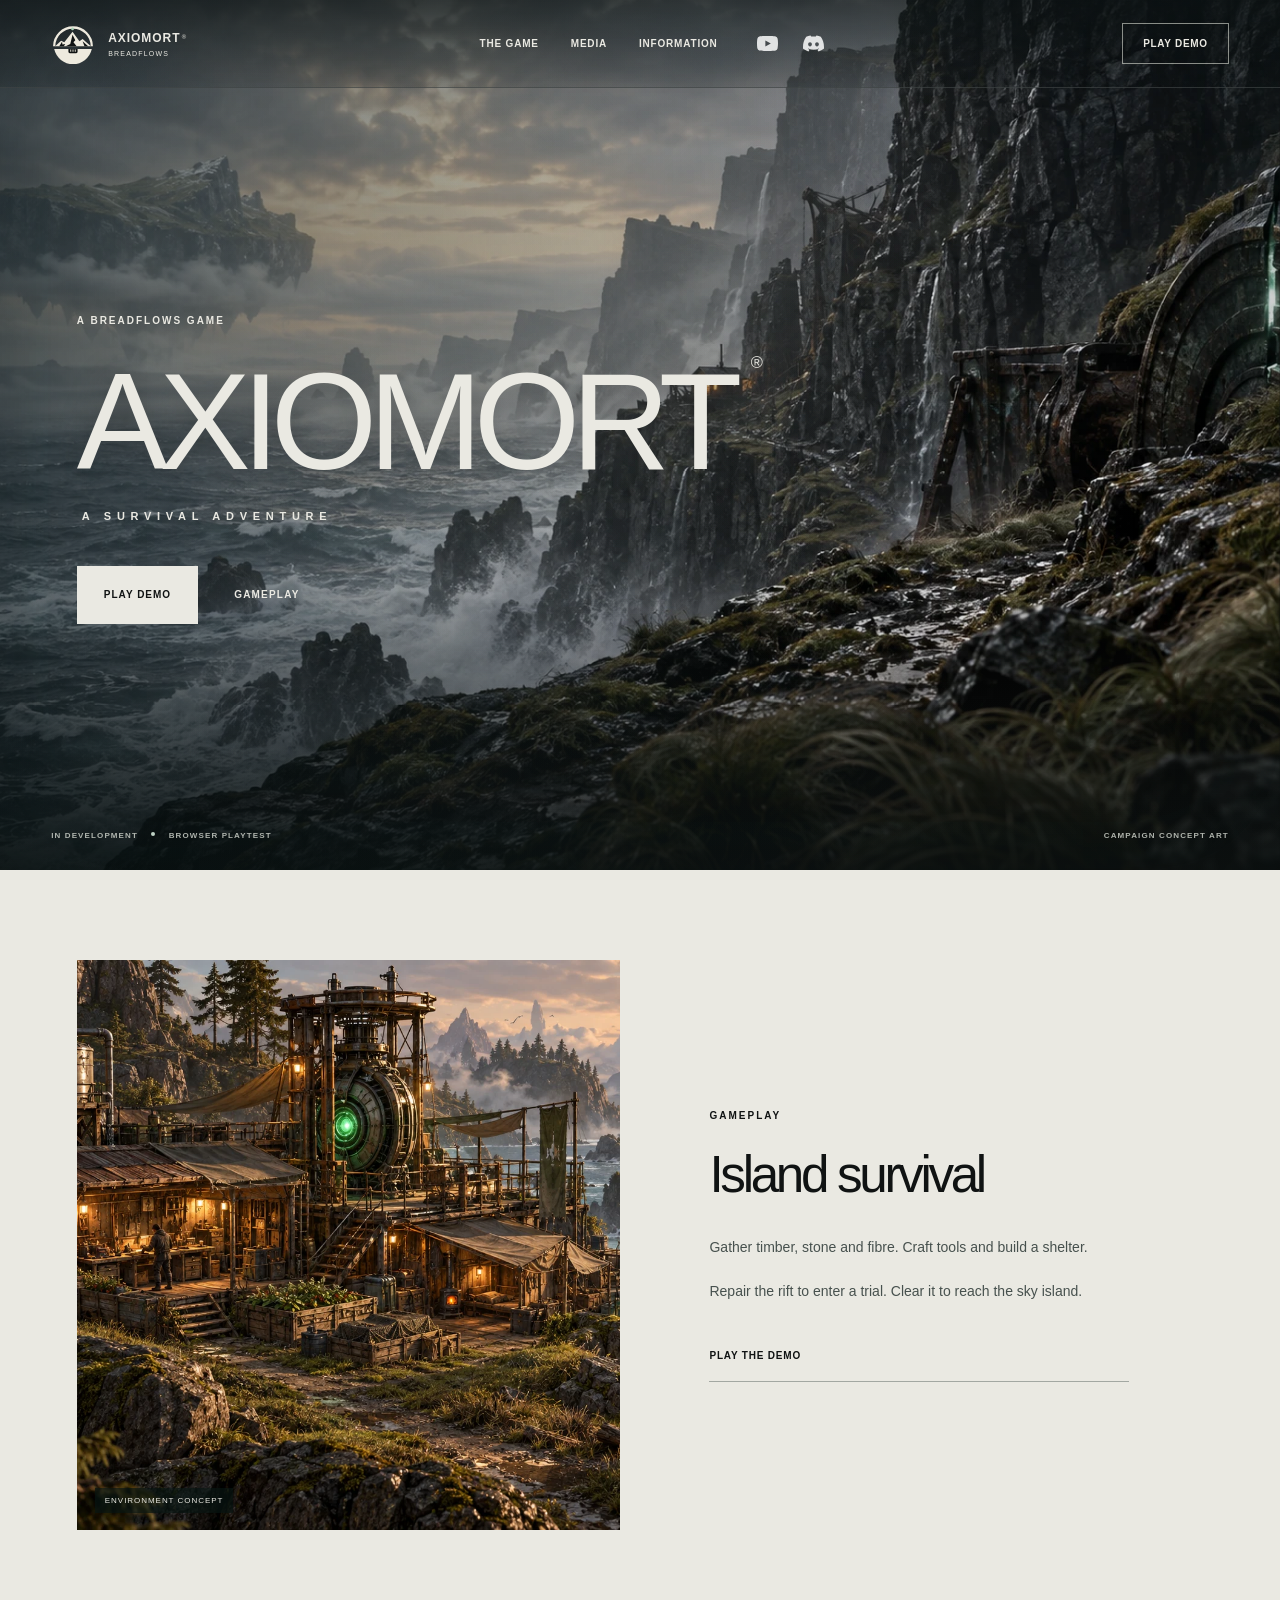
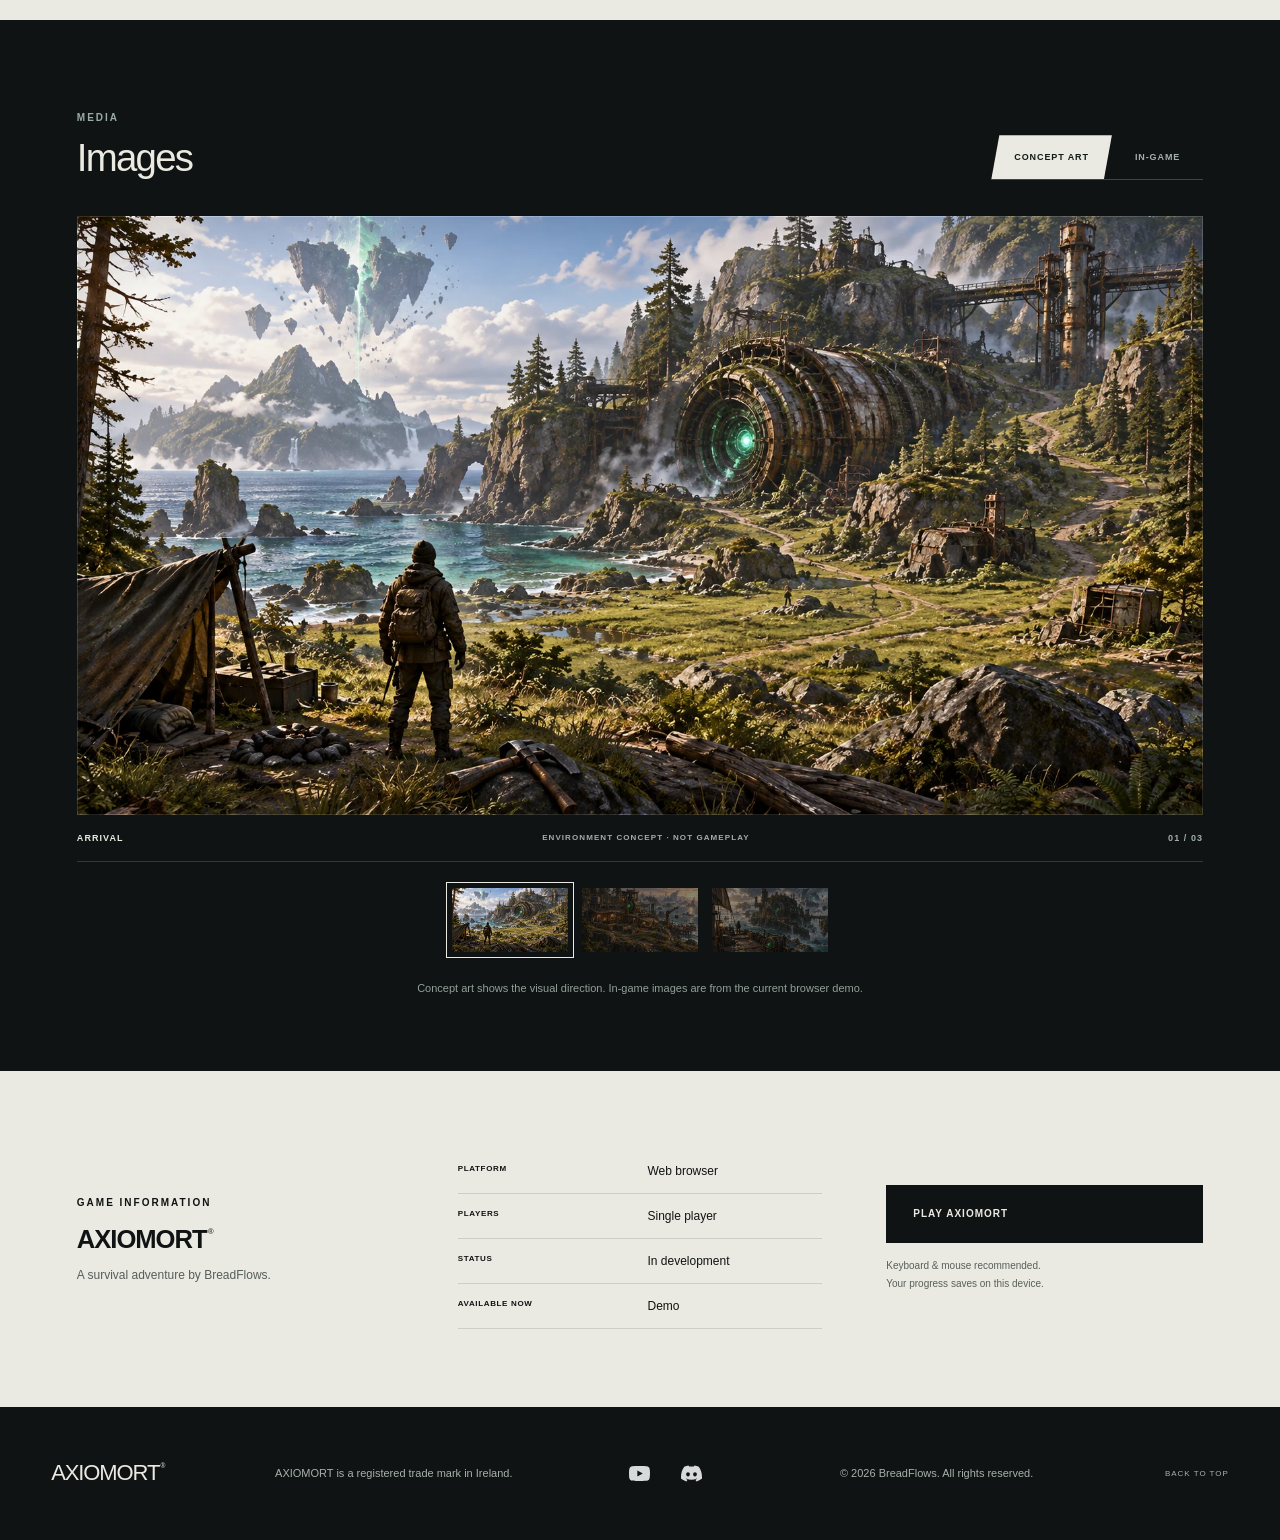
<file: index.html>
<!doctype html>
<html lang="en"><head>
<meta charset="utf-8"><meta name="referrer" content="strict-origin"><meta http-equiv="Content-Security-Policy" content="default-src 'self'; base-uri 'self'; object-src 'none'; script-src 'self'; style-src 'self' 'unsafe-inline' https://fonts.googleapis.com; img-src 'self' data: blob:; font-src 'self' https://fonts.gstatic.com; media-src 'self' blob:; connect-src 'self' https://formsubmit.co; frame-src 'self'; worker-src 'self' blob:; form-action 'self'; upgrade-insecure-requests"><meta name="viewport" content="width=device-width, initial-scale=1">
<title>AXIOMORT | A Survival Adventure</title><meta name="description" content="AXIOMORT is a survival adventure by BreadFlows. Explore an island, gather resources, build shelter and enter the rift in the playable browser demo.">
<link rel="canonical" href="https://axiomort.com/">
<meta property="og:type" content="website"><meta property="og:site_name" content="AXIOMORT"><meta property="og:title" content="AXIOMORT | A Survival Adventure"><meta property="og:description" content="Explore the island and play the AXIOMORT survival adventure demo."><meta property="og:url" content="https://axiomort.com/"><meta property="og:image" content="https://axiomort.com/landing/campaign-v1.webp"><meta property="og:image:width" content="1672"><meta property="og:image:height" content="941"><meta name="twitter:card" content="summary_large_image">
<meta name="theme-color" content="#101313"><link rel="icon" href="landing/axiomort-favicon.svg?v=1">
<link rel="preconnect" href="https://fonts.googleapis.com"><link rel="preconnect" href="https://fonts.gstatic.com" crossorigin>
<link href="https://fonts.googleapis.com/css2?family=Manrope:wght@400;500;600;700;800&family=Unbounded:wght@400;500;600;700;800&display=swap" rel="stylesheet">
<link rel="preload" as="image" href="landing/campaign-v1.webp"><link rel="stylesheet" href="landing/site.css?v=20260926-mark-spacing">
</head><body><a class="skip" href="#main">Skip to content</a>
<header class="site-header"><a class="studio" href="index.html" aria-label="BreadFlows AXIOMORT home"><img class="axio-emblem" src="landing/axiomort-emblem.svg" width="44" height="44" alt=""><span>AXIOMORT<sup class="registered-mark">&reg;</sup><small>BREADFLOWS</small></span></a><nav aria-label="Main navigation" id="main-nav"><a href="#game">THE GAME</a><a href="#media">MEDIA</a><a href="#information">INFORMATION</a><span class="social-links" aria-label="BreadFlows social links"><a href="https://www.youtube.com/channel/UCtS7qR3YEjSgU6tEQCKmt2Q?sub_confirmation=1" target="_blank" rel="noopener noreferrer" aria-label="Subscribe to BreadFlows on YouTube"><img src="landing/youtube.svg" alt="" width="22" height="22"></a><a href="discord.html" aria-label="AXIOMORT Discord, coming soon"><img src="landing/discord.svg" alt="" width="22" height="22"></a></span></nav><a class="nav-play" href="survival.html">PLAY DEMO</a><button id="nav-toggle" aria-label="Open navigation" aria-controls="main-nav" aria-expanded="false">MENU <span aria-hidden="true">+</span></button></header>
<main id="main">
<section class="hero" aria-labelledby="hero-title"><img class="hero-art" src="landing/campaign-v1.webp" width="1672" height="941" alt="A storm-cleared island coast, with weathered machinery overlooking a distant fragment of land" fetchpriority="high"><div class="hero-shade"></div><div class="hero-content"><p class="eyebrow">A BREADFLOWS GAME</p><h1 id="hero-title">AXIOMORT<sup class="registered-mark">&reg;</sup></h1><p class="hero-genre">A SURVIVAL ADVENTURE</p><div class="hero-actions"><a class="button light" href="survival.html" data-play>PLAY DEMO</a><a class="quiet-link" href="#game">GAMEPLAY</a></div></div><div class="hero-foot"><span>IN DEVELOPMENT <i></i> BROWSER PLAYTEST</span><span>CAMPAIGN CONCEPT ART</span></div></section>
<section class="game-section" id="game" aria-labelledby="game-title"><div class="game-art"><img src="landing/refuge.webp" width="1672" height="941" alt="Concept of a shelter built into a rugged island coast" loading="lazy"><span class="media-label">ENVIRONMENT CONCEPT</span></div><div class="game-copy"><p class="eyebrow">GAMEPLAY</p><h2 id="game-title">Island survival</h2><p>Gather timber, stone and fibre. Craft tools and build a shelter.</p><p>Repair the rift to enter a trial. Clear it to reach the sky island.</p><a class="line-link" href="survival.html">PLAY THE DEMO</a></div></section>
<section class="media-section" id="media" aria-labelledby="media-title"><div class="section-top"><div><p class="eyebrow">MEDIA</p><h2 id="media-title">Images</h2></div><div class="media-tabs" role="tablist" aria-label="Media type"><button id="concept-tab" role="tab" aria-selected="true" aria-controls="media-panel" data-category="concept">CONCEPT ART</button><button id="gameplay-tab" role="tab" aria-selected="false" aria-controls="media-panel" data-category="gameplay" tabindex="-1">IN-GAME</button></div></div><div id="media-panel" role="tabpanel" aria-labelledby="concept-tab"><button class="media-stage" id="open-art" aria-label="Enlarge Arrival concept"><img id="stage-image" src="landing/arrival.webp" width="1672" height="941" alt="Island arrival concept" loading="lazy"></button><div class="media-caption"><span id="stage-title">ARRIVAL</span><span id="stage-kind">ENVIRONMENT CONCEPT · NOT GAMEPLAY</span><span id="media-count">01 / 03</span></div><div id="media-thumbnails" aria-label="Choose an image"></div></div><p class="media-note">Concept art shows the visual direction. In-game images are from the current browser demo.</p></section>
<section class="information" id="information" aria-labelledby="information-title"><div class="information-title"><p class="eyebrow">GAME INFORMATION</p><h2 id="information-title">AXIOMORT<sup class="registered-mark">&reg;</sup></h2><p>A survival adventure by BreadFlows.</p></div><dl><div><dt>PLATFORM</dt><dd>Web browser</dd></div><div><dt>PLAYERS</dt><dd>Single player</dd></div><div><dt>STATUS</dt><dd>In development</dd></div><div><dt>AVAILABLE NOW</dt><dd>Demo</dd></div></dl><div class="information-action"><a class="button dark" href="survival.html">PLAY AXIOMORT</a><p>Keyboard & mouse recommended.<br>Your progress saves on this device.</p></div></section>
</main><footer class="site-footer"><a href="index.html" class="footer-title">AXIOMORT<sup class="registered-mark">&reg;</sup></a><small class="footer-trademark">AXIOMORT is a registered trade mark in Ireland.</small><div class="footer-social"><span class="social-links" aria-label="BreadFlows social links"><a href="https://www.youtube.com/channel/UCtS7qR3YEjSgU6tEQCKmt2Q?sub_confirmation=1" target="_blank" rel="noopener noreferrer" aria-label="Subscribe to BreadFlows on YouTube"><img src="landing/youtube.svg" alt="" width="22" height="22"></a><a href="discord.html" aria-label="AXIOMORT Discord, coming soon"><img src="landing/discord.svg" alt="" width="22" height="22"></a></span></div><small class="footer-copyright">&copy; 2026 BreadFlows. All rights reserved.</small><a href="#main">BACK TO TOP</a></footer>
<dialog id="art-viewer" aria-labelledby="art-title" aria-describedby="art-description"><div class="viewer-head"><h2 id="art-title"></h2><button id="close-art" aria-label="Close image">CLOSE ×</button></div><img id="full-art" alt=""><p id="art-description"></p></dialog>
<script type="module" src="landing/site.js?v=20260926-brand"></script></body></html>
</file>
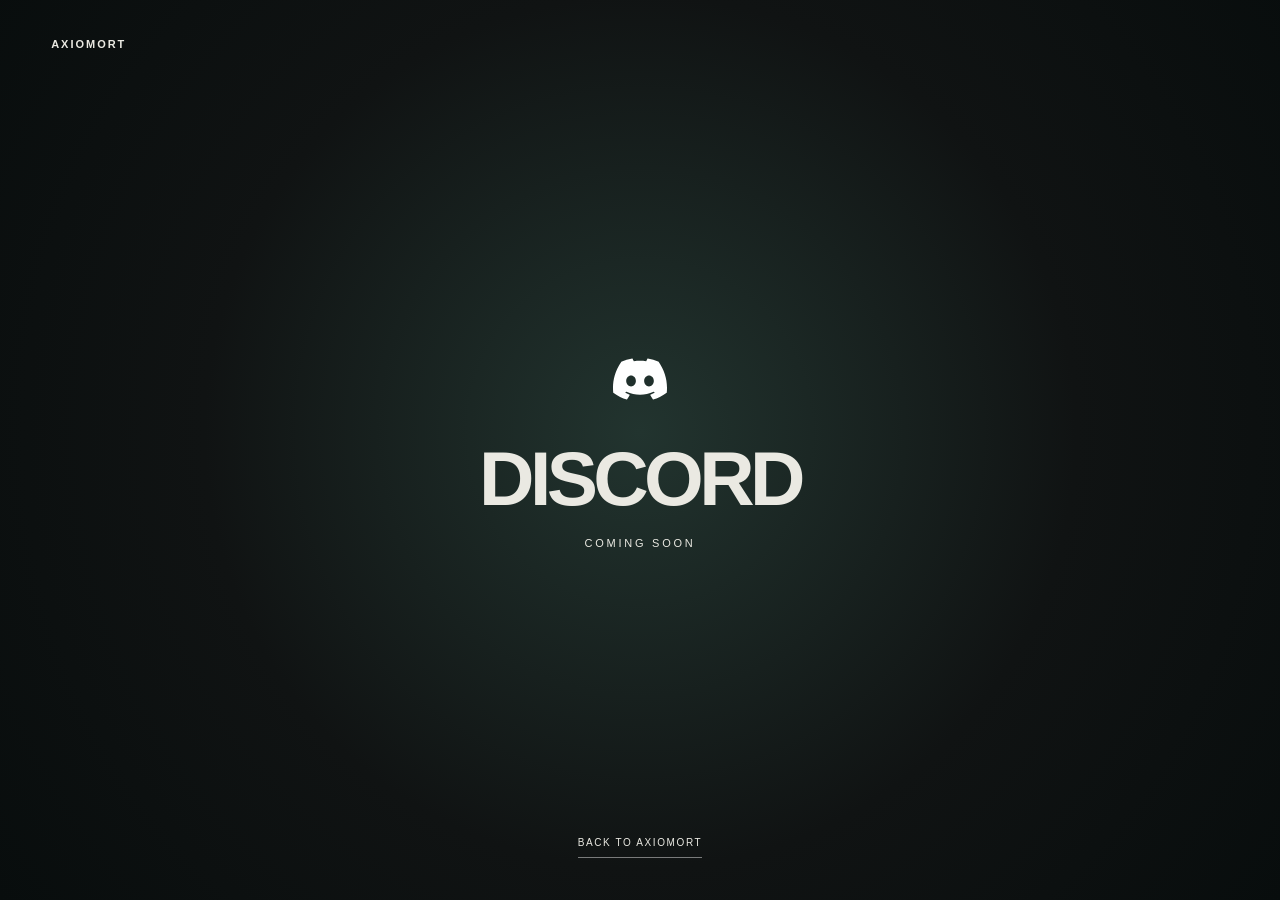
<file: discord.html>
<!doctype html>
<html lang="en"><head>
<meta charset="utf-8"><meta name="referrer" content="strict-origin"><meta http-equiv="Content-Security-Policy" content="default-src 'self'; base-uri 'self'; object-src 'none'; script-src 'self'; style-src 'self' 'unsafe-inline' https://fonts.googleapis.com; img-src 'self' data: blob:; font-src 'self' https://fonts.gstatic.com; media-src 'self' blob:; connect-src 'self' https://formsubmit.co; frame-src 'self'; worker-src 'self' blob:; form-action 'self'; upgrade-insecure-requests"><meta name="viewport" content="width=device-width, initial-scale=1">
<meta name="robots" content="noindex"><meta name="theme-color" content="#101313">
<title>Discord | AXIOMORT</title>
<link rel="icon" href="cinematic/favicon.svg">
<link rel="preconnect" href="https://fonts.googleapis.com"><link rel="preconnect" href="https://fonts.gstatic.com" crossorigin>
<link href="https://fonts.googleapis.com/css2?family=Manrope:wght@400;500;600;700;800&family=Unbounded:wght@400;500;600;700;800&display=swap" rel="stylesheet">
<link rel="stylesheet" href="landing/site.css?v=20260922-social">
</head><body class="discord-page"><a class="skip" href="#main">Skip to content</a>
<main id="main" class="discord-coming-soon"><a class="brand" href="index.html">AXIOMORT</a><img class="discord-mark" src="landing/discord.svg" alt="" width="54" height="54"><h1>DISCORD</h1><p>COMING SOON</p><a class="back" href="index.html">BACK TO AXIOMORT</a></main>
</body></html>
</file>
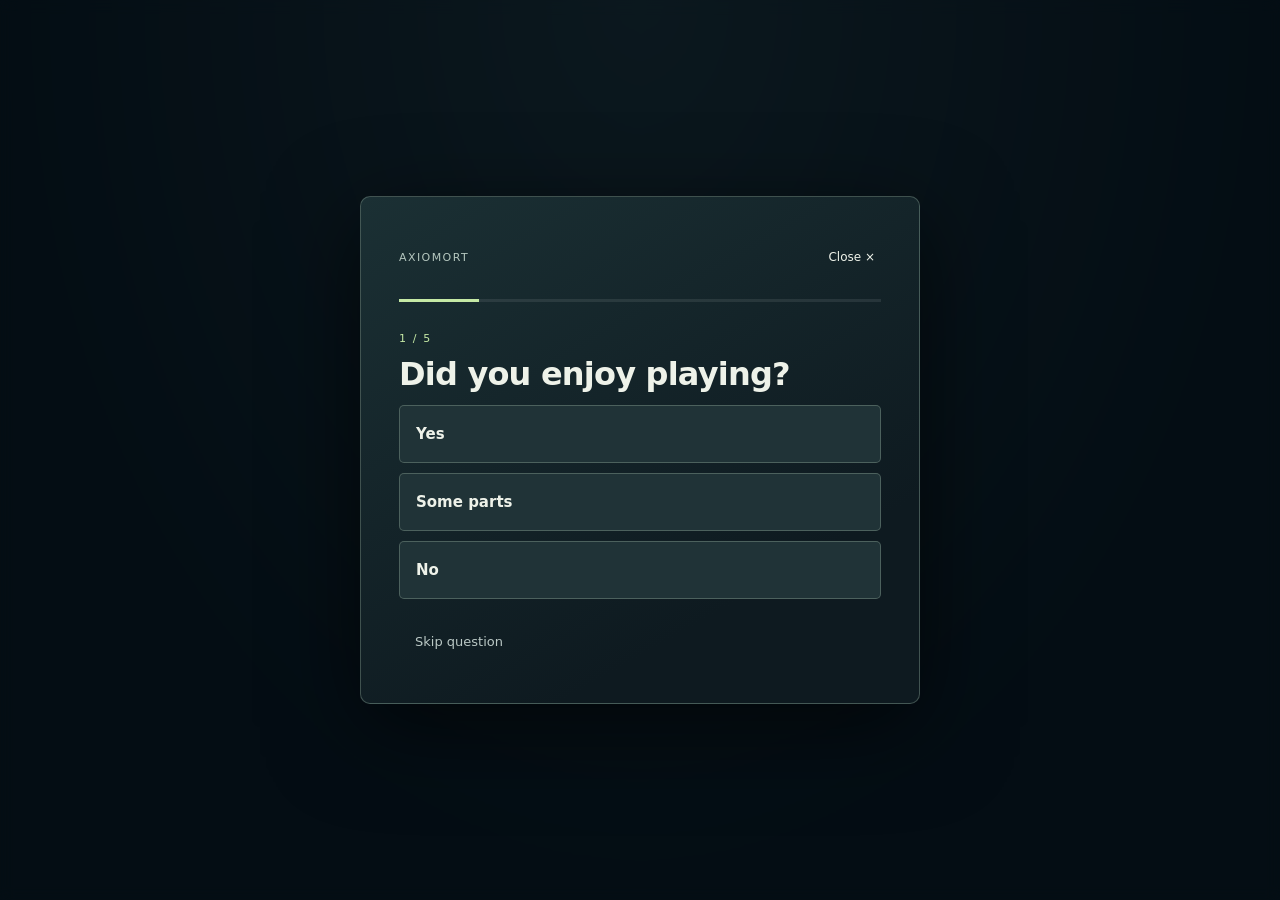
<file: feedback.html>
<!doctype html>
<html lang="en"><head><meta charset="utf-8"><meta http-equiv="Content-Security-Policy" content="default-src 'self'; base-uri 'self'; object-src 'none'; script-src 'self'; style-src 'self' 'unsafe-inline' https://fonts.googleapis.com; img-src 'self' data: blob:; font-src 'self' https://fonts.gstatic.com; media-src 'self' blob:; connect-src 'self' https://formsubmit.co; frame-src 'self'; worker-src 'self' blob:; form-action 'self'; upgrade-insecure-requests"><meta name="viewport" content="width=device-width,initial-scale=1"><meta name="referrer" content="strict-origin"><meta name="theme-color" content="#101f25"><title>AXIOMORT | Playtest feedback</title><meta name="robots" content="noindex,follow"><link rel="icon" href="cinematic/favicon.svg"><link rel="stylesheet" href="survival/feedback.css"><style>body{margin:0;min-height:100dvh;display:grid;place-items:center;background:radial-gradient(ellipse at top,#263e42,#0b171d 70%);color:#eef2e9;font:16px/1.6 system-ui,sans-serif}main{max-width:520px;padding:32px}h1{font-size:clamp(32px,7vw,56px);letter-spacing:.08em;margin:0}p{color:#bac8c5}a{color:#c5e9a5}button{border:1px solid #c5e9a5;border-radius:5px;background:#c5e9a5;color:#13231c;padding:14px 22px;font:600 16px system-ui;cursor:pointer;min-height:48px}nav{display:flex;flex-wrap:wrap;align-items:center;gap:24px;margin-top:24px}</style></head>
<body><main><p>AXIOMORT</p><h1>FEEDBACK</h1><nav><button id="open-survey">Give feedback</button><a href="survival.html">Return to demo</a></nav></main><script type="module" src="survival/feedback-page.js"></script></body></html>
</file>
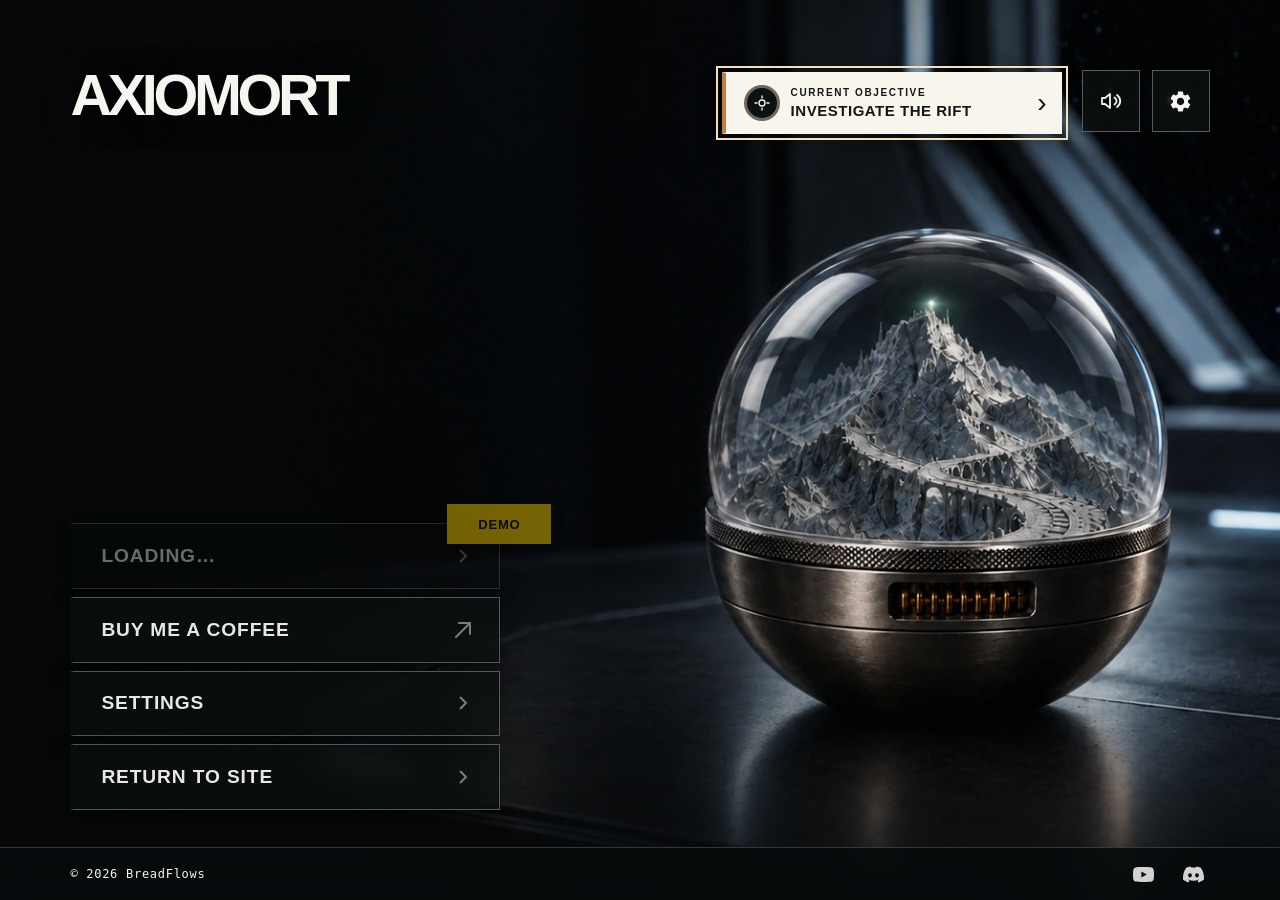
<file: survival.html>
<!doctype html>
<html lang="en"><head><meta charset="utf-8"><meta name="referrer" content="strict-origin"><meta http-equiv="Content-Security-Policy" content="default-src 'self'; base-uri 'self'; object-src 'none'; script-src 'self' 'sha256-2Ox4beakoXwXpkIFOas/R22ijw+j1rtqVppVMAcU2j4='; style-src 'self' 'unsafe-inline' https://fonts.googleapis.com; img-src 'self' data: blob:; font-src 'self' https://fonts.gstatic.com; media-src 'self' blob:; connect-src 'self' https://formsubmit.co; frame-src 'self'; worker-src 'self' blob:; form-action 'self'; upgrade-insecure-requests"><meta name="viewport" content="width=device-width, initial-scale=1"><meta name="theme-color" content="#101f25"><style>html,body{margin:0;background:#090b0c}#world{visibility:hidden}body[data-world-visible=true] #world{visibility:visible}#start[open]{position:fixed;inset:0;z-index:50}</style><title>AXIOMORT | Island Demo</title><meta name="description" content="Play the AXIOMORT survival adventure demo. Gather resources, craft tools, build shelter and enter a rift on the island."><link rel="canonical" href="https://axiomort.com/survival.html"><meta property="og:type" content="website"><meta property="og:site_name" content="AXIOMORT"><meta property="og:title" content="AXIOMORT | Island Demo"><meta property="og:description" content="Play the AXIOMORT island survival demo in your browser."><meta property="og:url" content="https://axiomort.com/survival.html"><meta property="og:image" content="https://axiomort.com/landing/campaign-v1.webp"><meta property="og:image:width" content="1672"><meta property="og:image:height" content="941"><meta name="twitter:card" content="summary_large_image"><link rel="icon" href="cinematic/favicon.svg"><link rel="stylesheet" href="survival/style.css?v=20260923-responsive-pause"><link rel="stylesheet" href="survival/feedback.css?v=20260923-discord-thanks"><script type="importmap">{"imports":{"./survival/state.js":"./survival/state.js?v=20260923-save-bounds","three":"./runtime/three.webgpu.js","three/webgpu":"./runtime/three.webgpu.js","three/tsl":"./runtime/three.tsl.js","three/addons/":"./runtime/addons/"}}</script><link rel="stylesheet" href="survival/interface.css?v=20260923-audit-landscape"><link rel="stylesheet" href="survival/settings.css?v=20260923-pause-polish"><link rel="stylesheet" href="survival/input.css?v=20260923-mobile-fullscreen"><link rel="stylesheet" href="survival/stamina.css?v=20260923-stamina"></head>
<body>
<canvas id="world" aria-label="Three-dimensional island environment"></canvas>
<button id="skip-arrival" hidden>Skip arrival</button><dialog id="rift-challenge" aria-label="Rift passage"><button id="leave-rift">Retreat to the island</button><div id="rift-frame"></div></dialog>
<div id="vignette" aria-hidden="true"></div>
<header><a href="index.html" class="brand">AXIOMORT <span>DEMO</span></a><div class="location"><span id="region">STARTING ISLAND</span><small id="day">DAY 01 · MORNING</small></div><div class="header-actions"><button id="fullscreen-button" type="button" aria-label="Enter fullscreen" aria-pressed="false" title="Fullscreen" hidden><svg viewBox="0 0 24 24" width="20" height="20" fill="none" stroke="currentColor" stroke-width="1.8" stroke-linecap="square" aria-hidden="true" focusable="false"><path class="fullscreen-enter" d="M9 3H3v6m12-6h6v6M3 15v6h6m12-6v6h-6"/><path class="fullscreen-exit" d="M3 9h6V3m12 6h-6V3M3 15h6v6m12-6h-6v6"/></svg></button><button id="pause-button" type="button" aria-label="Pause game" title="Pause game"><svg viewBox="0 0 24 24" width="20" height="20" fill="currentColor" aria-hidden="true" focusable="false"><rect x="5" y="4" width="5" height="16"/><rect x="14" y="4" width="5" height="16"/></svg></button></div></header>
<section id="objective" aria-label="Current objective"><div class="objective-head"><div class="eyebrow">CURRENT OBJECTIVE</div><button id="journal-button" class="hud-shortcut" type="button" aria-label="Open missions" title="Missions"><kbd>J</kbd></button></div><h2 id="objective-title">Craft a field axe</h2><p id="objective-text">Gather timber, stone and fibre. Craft a field axe.</p><p id="mission-progress"></p><p id="mission-reward"></p><div id="trail-guide" aria-label="Nearby objective"></div></section>
<div id="reticle" aria-hidden="true">·</div><div id="target"><span id="target-label"></span><small id="target-action"></small></div>
<div id="build-hint" hidden><strong id="build-name"></strong><span id="build-status"></span><small>Click to place · Q rotate · Esc cancel</small><div id="touch-build"><button id="rotate-build">Rotate</button><button id="cancel-build">Cancel</button></div></div>
<div id="rift-transition" hidden data-active="false"><span>PASSAGE IN PROGRESS</span><strong id="transition-label"></strong></div><div id="mission-notice" role="status" hidden></div><div id="toast" role="status" aria-live="polite"></div>
<footer id="hud"><div class="vitals"><label>WARMTH <span id="warmth-number">100</span><meter id="warmth" min="0" max="100" value="100">100</meter></label><label>ENERGY <span id="food-number">100</span><meter id="food" min="0" max="100" value="100">100</meter></label><label class="stamina-vital">STAMINA <span id="stamina-number">100</span><meter id="stamina" min="0" max="100" value="100">100</meter></label></div><span id="equipment-label" aria-live="polite"></span><div class="hotbar-wrap"><div id="hotbar" role="group" aria-label="Hotbar"></div><button id="inventory-button" class="hud-shortcut" type="button" aria-label="Open inventory" title="Inventory"><kbd>I</kbd></button></div><span id="save-label" class="visually-hidden">Saves on this device</span></footer>
<div id="touch-controls" hidden><div id="movement-pad" role="group" aria-label="Movement joystick"><div id="movement-thumb" aria-hidden="true"></div></div><div class="touch-actions" role="group" aria-label="Game actions"><button id="touch-sprint" class="touch-action-button" type="button" aria-label="Hold to sprint" title="Sprint"><svg aria-hidden="true"><use href="survival/ui/touch-actions.svg#sprint"></use></svg></button><button id="touch-use" class="touch-action-button" type="button" aria-label="Interact" title="Interact"><svg aria-hidden="true"><use href="survival/ui/touch-actions.svg#interact"></use></svg></button><button id="touch-gather" class="touch-action-button touch-action-primary" type="button" aria-label="Hold to gather" title="Gather"><svg aria-hidden="true"><use id="touch-gather-icon" href="survival/ui/touch-actions.svg#gather"></use></svg></button><button id="touch-jump" class="touch-action-button" type="button" aria-label="Jump" title="Jump"><svg aria-hidden="true"><use href="survival/ui/touch-actions.svg#jump"></use></svg></button></div></div>
<dialog id="start" aria-labelledby="start-title" open><div class="title-art" aria-hidden="true"></div><div class="title-shade" aria-hidden="true"></div><div class="title-head"><h1 id="start-title">AXIOMORT</h1><div class="journey-wrap"><button id="journey-toggle" class="journey-card" type="button" aria-expanded="false" aria-controls="journey-detail"><span class="journey-emblem" aria-hidden="true"><svg viewBox="0 0 24 24" fill="none" stroke="currentColor" stroke-width="1.8"><circle cx="12" cy="12" r="4"/><path d="M12 2v4m0 12v4M2 12h4m12 0h4"/></svg></span><span class="journey-label"><strong>CURRENT OBJECTIVE</strong><small id="title-save" aria-live="polite">INVESTIGATE THE RIFT</small></span></button><div id="journey-detail" class="journey-detail" hidden><section id="journey-completed" hidden><h2>COMPLETED</h2><ul id="journey-done"></ul></section><section id="journey-remaining" hidden><h2>LEFT TO DO</h2><ul id="journey-left"></ul></section></div></div><div class="title-actions"><button id="title-sound" type="button" aria-label="Mute audio" aria-pressed="true" title="Mute audio"><svg viewBox="0 0 24 24" width="24" height="24" fill="none" stroke="currentColor" stroke-width="1.8" stroke-linecap="round" stroke-linejoin="round" aria-hidden="true" focusable="false"><path d="M11 5 6 9H3v6h3l5 4V5Z"/><path class="sound-wave" d="M15.5 8.5c1.4 1 2.1 2.2 2.1 3.5s-.7 2.5-2.1 3.5M18 6c2.1 1.6 3.2 3.6 3.2 6S20.1 16.4 18 18"/><path class="sound-cross" d="m16 9 5 6m0-6-5 6"/></svg></button><button id="title-gear" type="button" aria-label="Open settings" title="Settings"><svg viewBox="0 0 24 24" width="24" height="24" fill="currentColor" aria-hidden="true"><path d="M19.14 12.94c.04-.3.06-.61.06-.94s-.02-.64-.07-.94l2.03-1.58c.18-.14.23-.4.12-.6l-1.92-3.32c-.12-.21-.37-.29-.59-.2l-2.39.96c-.5-.38-1.03-.69-1.62-.93L14.4 2.81c-.04-.24-.25-.41-.49-.41h-3.84c-.24 0-.45.17-.49.41L9.22 5.39c-.59.24-1.13.56-1.62.93l-2.39-.96c-.22-.08-.47 0-.59.2L2.7 8.88c-.12.21-.07.46.12.6l2.02 1.58c-.04.3-.07.62-.07.94s.02.64.07.94l-2.03 1.58c-.18.14-.23.4-.12.6l1.92 3.32c.12.21.37.29.59.2l2.39-.96c.49.38 1.03.7 1.62.93l.36 2.58c.05.24.25.41.49.41h3.84c.24 0 .45-.17.49-.41l.36-2.58c.59-.24 1.13-.55 1.62-.93l2.39.96c.22.08.47 0 .59-.2l1.92-3.32c.12-.21.07-.46-.12-.6l-2.02-1.58zM12 15.5c-1.93 0-3.5-1.57-3.5-3.5s1.57-3.5 3.5-3.5 3.5 1.57 3.5 3.5-1.57 3.5-3.5 3.5z"/></svg></button></div></div><nav class="title-menu" aria-label="Main menu"><p id="start-note" class="title-notice" role="alert" hidden></p><button id="start-button" class="menu-choice" disabled><span>LOADING…</span><svg viewBox="0 0 24 24" width="24" height="24" fill="none" stroke="currentColor" stroke-width="2" aria-hidden="true"><path d="m9 6 6 6-6 6"/></svg></button><a id="title-support" class="menu-choice" href="https://ko-fi.com/breadflows" target="_blank" rel="noopener noreferrer" aria-label="Buy me a coffee on Ko-fi (opens in a new tab)"><span>BUY ME A COFFEE</span><svg viewBox="0 0 24 24" width="24" height="24" fill="none" stroke="currentColor" stroke-width="2" stroke-linecap="round" stroke-linejoin="round" aria-hidden="true"><path d="M5 19 19 5M8 5h11v11"/></svg></a><button id="title-settings" class="menu-choice" ><span>SETTINGS</span><svg viewBox="0 0 24 24" width="24" height="24" fill="none" stroke="currentColor" stroke-width="2" aria-hidden="true"><path d="m9 6 6 6-6 6"/></svg></button><a class="menu-choice" href="index.html"><span>RETURN TO SITE</span><svg viewBox="0 0 24 24" width="24" height="24" fill="none" stroke="currentColor" stroke-width="2" aria-hidden="true"><path d="m9 6 6 6-6 6"/></svg></a></nav><div class="title-footer"><span>© 2026 BreadFlows</span><div class="title-social" aria-label="BreadFlows social links"><a class="title-youtube" href="https://www.youtube.com/channel/UCtS7qR3YEjSgU6tEQCKmt2Q?sub_confirmation=1" target="_blank" rel="noopener noreferrer" aria-label="Subscribe to BreadFlows on YouTube"><span class="title-youtube-tip" aria-hidden="true">FOLLOW FOR UPDATES!</span><img src="landing/youtube.svg" alt="" width="21" height="21"></a><a href="discord.html" aria-label="AXIOMORT Discord, coming soon"><img src="landing/discord.svg" alt="" width="21" height="21"></a></div></div><div id="launch-wipe" aria-hidden="true"></div></dialog><audio id="menu-music" preload="auto" loop aria-hidden="true"></audio>
<dialog id="panel" aria-labelledby="panel-title"><div class="panel-head"><p class="eyebrow" id="panel-kicker">CRAFTING</p><button id="close-panel" aria-label="Close">✕</button></div><h2 id="panel-title">Crafting</h2><div id="panel-body"></div><p id="panel-status" role="status" aria-live="polite"></p></dialog>
<div id="fatal" role="alert" hidden><h2>The island couldn’t open.</h2><p id="fatal-message"></p><form action="survival.html"><button type="submit">Try again</button></form><a href="index.html">Return to AXIOMORT</a></div>
<script type="module" src="survival/game.js?v=20260923-mobile-fullscreen"></script>
</body></html>
</file>
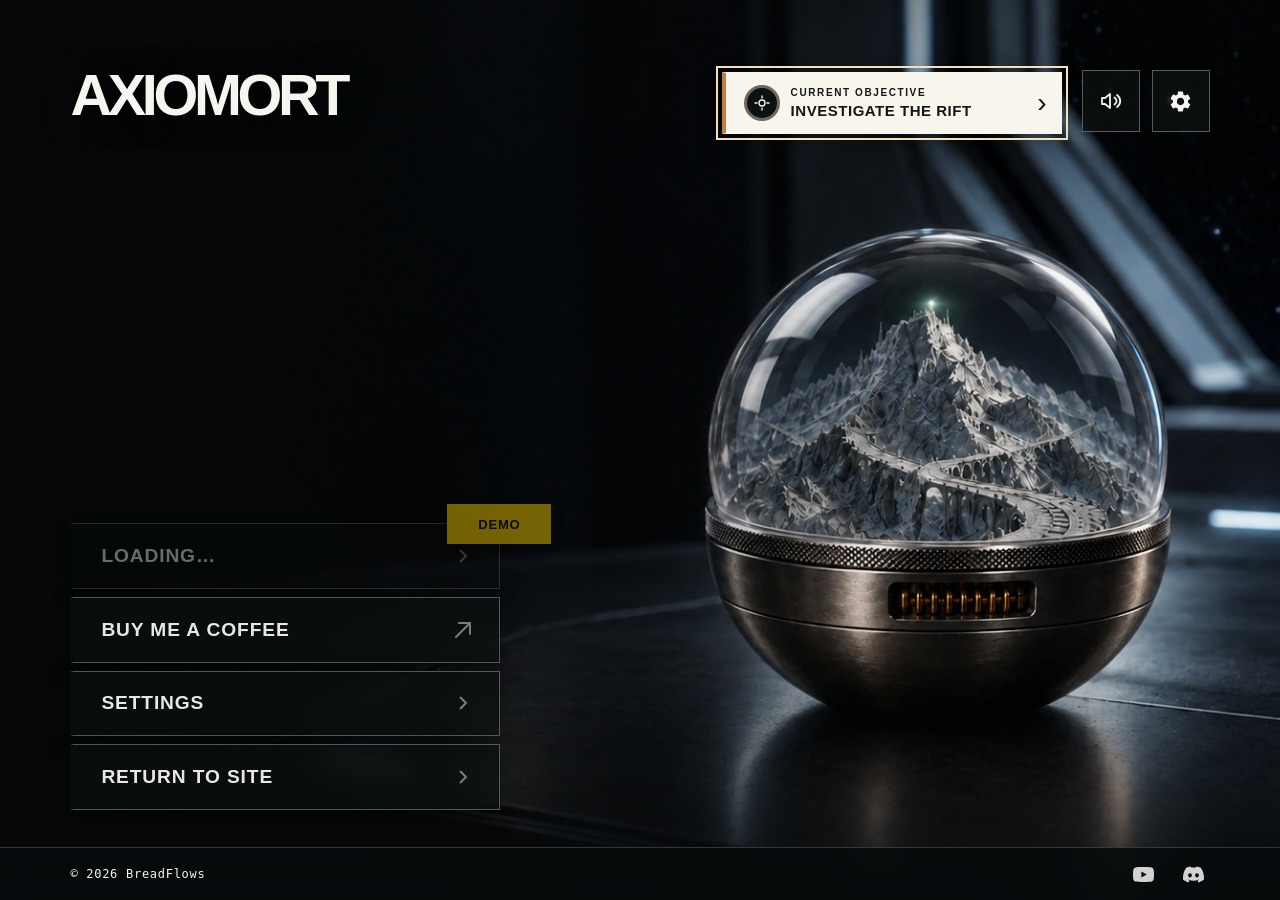
<file: trials.html>
<!doctype html><html lang="en"><head><meta charset="utf-8"><meta name="referrer" content="strict-origin"><meta http-equiv="Content-Security-Policy" content="default-src 'self'; base-uri 'self'; object-src 'none'; script-src 'self' 'sha256-s0jUQ4w0/FYg/SktdjqCfsdShsTZhJYNtOEjkkHGP7s='; style-src 'self' 'unsafe-inline' https://fonts.googleapis.com; img-src 'self' data: blob:; font-src 'self' https://fonts.gstatic.com; media-src 'self' blob:; connect-src 'self' https://formsubmit.co; frame-src 'self'; worker-src 'self' blob:; form-action 'self'; upgrade-insecure-requests"><meta name="viewport" content="width=device-width,initial-scale=1"><title>Rift Trials | AXIOMORT</title><meta name="robots" content="noindex,follow"><meta name="theme-color" content="#0d1d25"><link rel="icon" href="cinematic/favicon.svg"><link rel="stylesheet" href="trials/style.css"><link rel="stylesheet" href="survival/input.css?v=20260923-device-input-2"><script type="importmap">{"imports":{"three":"./runtime/three.webgpu.js","three/webgpu":"./runtime/three.webgpu.js","three/tsl":"./runtime/three.tsl.js","three/addons/":"./runtime/addons/"}}</script></head><body>
<canvas id="trial-world" aria-label="Rift Trials game"></canvas><header><div class="brand">AXIOMORT <small>RIFT PASSAGE</small></div><div id="run-stats" aria-live="polite">CLEAR THIS PASSAGE.</div><button id="pause-trials" aria-label="Pause trials">Ⅱ</button></header>
<section id="task"><p id="task-kicker">ONE TASK. ONE RIFT.</p><h1 id="task-title">RIFT TRIALS</h1><p id="task-controls">Each passage chooses the next challenge.</p></section><div id="clock"><span id="timer">…</span><small>SECONDS</small></div>
<div id="flash" role="status" aria-live="polite"></div>
<dialog id="trial-menu" aria-labelledby="menu-title"><p class="eyebrow">ENTERING THE RIFT</p><h2 id="menu-title">A WAY<br><em>THROUGH.</em></h2><p>Preparing the passage…</p></dialog>
<dialog id="trial-pause" aria-labelledby="pause-title"><p class="eyebrow">TAKE YOUR TIME</p><h2 id="pause-title">RIFT HELD.</h2><button id="resume-trials" class="primary">Resume</button><button id="end-trials">Retreat to the island</button></dialog>
<div id="touch-trials"><div id="trial-pad"><button data-direction="up" aria-label="Move up">↑</button><button data-direction="left" aria-label="Move left">←</button><button data-direction="down" aria-label="Move down">↓</button><button data-direction="right" aria-label="Move right">→</button></div><button id="trial-action">JUMP / FLAP</button></div><p id="trial-error" role="alert" hidden></p><script type="module" src="trials/game.js?v=20260923-interaction-audio"></script></body></html>
</file>
<file: landing/site.css>
:root{--ink:#101313;--paper:#eae9e2;--line:#ffffff28;--muted:#a7b0ad;--accent:#b7cabd;color:var(--paper);background:var(--ink);font-family:Manrope,Arial,sans-serif;font-synthesis:none}*{box-sizing:border-box}html{scroll-behavior:smooth;scroll-padding-top:88px}body{margin:0}button,a{-webkit-tap-highlight-color:transparent}button{font:inherit;color:inherit;cursor:pointer}a{color:inherit;text-decoration:none}button:focus-visible,a:focus-visible{outline:2px solid #a9d1be;outline-offset:6px}img{display:block;max-width:100%;object-fit:cover}h1,h2,p{margin:0}button{border:0}::selection{background:#b7cabd;color:#101313}.skip{position:fixed;top:-100px;left:20px;z-index:100;background:var(--paper);color:var(--ink);padding:16px}.skip:focus{top:12px}
.site-header{height:88px;padding:0 4vw;display:flex;align-items:center;justify-content:space-between;gap:30px;position:absolute;z-index:15;inset:0 0 auto;background:linear-gradient(#0a1011a6,#0a101122);border-bottom:1px solid #ffffff25}.studio{display:flex;align-items:center;gap:13px;font-size:12px;font-weight:800;letter-spacing:.08em}.studio-mark{display:grid;place-items:center;width:45px;height:42px;font:700 17px Unbounded,sans-serif;border:1px solid #dbe0d580;transform:skew(-8deg)}.studio small{display:block;font-size:7px;letter-spacing:.17em;margin-top:5px;font-weight:500}.site-header nav{display:flex;gap:32px;font-size:10px;font-weight:800;letter-spacing:.08em}.site-header nav a{padding:20px 0;position:relative}.site-header nav a:after{content:'';position:absolute;bottom:11px;left:0;width:0;height:1px;background:var(--paper);transition:width .2s}.site-header nav a:hover:after{width:100%}.nav-play{border:1px solid #f1f3e78c;padding:14px 20px;font-size:10px;font-weight:800;letter-spacing:.07em}.nav-play span{margin-left:20px}#nav-toggle{display:none;background:none}
.hero{position:relative;height:calc(100svh - 30px);min-height:660px;max-height:1120px;isolation:isolate;overflow:hidden}.hero-art,.hero-shade{position:absolute;inset:0;width:100%;height:100%;z-index:-2}.hero-art{object-position:56% 50%}.hero-shade{z-index:-1;background:linear-gradient(90deg,#06131588 0%,#06131530 48%,transparent 75%),linear-gradient(0deg,#101313d6 0%,transparent 32%,#111b1e33 100%)}.hero-content{position:absolute;left:6vw;right:6vw;top:36%;}.eyebrow{font-size:10px;letter-spacing:.2em;font-weight:800;line-height:1.6}.hero h1{font:500 clamp(68px,10.7vw,190px)/1.18 Unbounded,sans-serif;letter-spacing:-.065em;margin:12px 0 7px;text-shadow:0 2px 30px #09161926}.hero-genre{font-size:11px;letter-spacing:.52em;margin:0 0 44px 5px;font-weight:600}.hero-actions{display:flex;align-items:center;gap:36px}.button{display:inline-flex;align-items:center;justify-content:space-between;gap:42px;padding:21px 27px;font-size:10px;letter-spacing:.1em;font-weight:800;min-height:58px;transition:background .2s,transform .2s}.button:hover{transform:translateY(-2px)}.button span{font-size:18px;line-height:1}.light{background:var(--paper);color:var(--ink)}.light:hover{background:#fff}.dark{background:var(--ink);color:var(--paper)}.dark:hover{background:#30443d}.quiet-link{font-size:10px;letter-spacing:.12em;font-weight:700;padding:20px 0}.quiet-link span{margin-left:18px;font-size:18px}.hero-foot{position:absolute;bottom:30px;left:4vw;right:4vw;display:flex;justify-content:space-between;gap:20px;font-size:8px;letter-spacing:.14em;font-weight:700;color:#e8ece2bc}.hero-foot i{display:inline-block;width:4px;height:4px;border-radius:50%;background:#bfd1c5;margin:0 10px 2px}
.game-section{display:grid;grid-template-columns:1.1fr 1fr;background:var(--paper);color:var(--ink);padding:90px 6vw;gap:7vw;align-items:center}.game-art{position:relative;aspect-ratio:4/4.2;overflow:hidden}.game-art img{width:100%;height:100%;object-position:30% center}.media-label{position:absolute;bottom:17px;left:18px;font-size:8px;letter-spacing:.12em;background:#081512ad;color:var(--paper);padding:8px 10px}.game-copy h2{font-size:clamp(36px,4vw,66px);font-weight:500;line-height:1.12;letter-spacing:-.065em;margin:22px 0 30px}.game-copy>p:not(.eyebrow){max-width:420px;font-size:14px;line-height:1.9;color:#47514e;margin-top:18px}.line-link{display:flex;justify-content:space-between;align-items:center;border-bottom:1px solid #17262155;padding:20px 0;margin-top:25px;max-width:420px;font-size:10px;font-weight:800;letter-spacing:.08em}.line-link span{font-size:22px}
.media-section{padding:90px 6vw 72px;background:#101313}.section-top{display:flex;align-items:end;justify-content:space-between;gap:24px;margin-bottom:36px}.section-top .eyebrow{color:#9aaba3}.section-top h2{font-size:clamp(28px,3vw,46px);font-weight:500;letter-spacing:-.045em;margin-top:10px}.media-tabs{display:flex;border-bottom:1px solid #ffffff35}.media-tabs button{padding:17px 23px;background:transparent;font-size:9px;letter-spacing:.1em;font-weight:800;color:#a4aeaa}.media-tabs button[aria-selected=true]{color:#121d18;background:var(--paper);clip-path:polygon(8px 0,100% 0,calc(100% - 8px) 100%,0 100%)}.media-stage{position:relative;width:100%;display:block;aspect-ratio:16/8.5;padding:0;background:#17211e;overflow:hidden}.media-stage img{width:100%;height:100%;transition:transform .8s}.media-stage:hover img{transform:scale(1.025)}.enlarge{position:absolute;right:20px;bottom:20px;width:44px;height:44px;background:#07120f91;border:1px solid #ffffff55;display:grid;place-items:center;font-size:24px}.media-caption{display:flex;align-items:center;justify-content:space-between;gap:16px;padding:18px 0;border-bottom:1px solid var(--line);font-size:9px;letter-spacing:.12em;font-weight:700}.media-caption #stage-kind{font-size:8px;color:#a1afa7;flex:1;text-align:center}#media-count{color:#a1afa7;font-variant-numeric:tabular-nums}#media-thumbnails{display:flex;justify-content:center;gap:12px;margin-top:25px}#media-thumbnails button{position:relative;width:118px;aspect-ratio:16/9;opacity:.5;padding:0;border:1px solid transparent;background:none;transition:opacity .2s}#media-thumbnails img{width:100%;height:100%}#media-thumbnails button[aria-pressed=true]{opacity:1;outline:1px solid var(--paper);outline-offset:4px}#media-thumbnails button:hover{opacity:1}.media-note{font-size:11px;color:#91a199;line-height:1.8;text-align:center;margin-top:26px}
.information{display:grid;grid-template-columns:1fr 1.15fr 1fr;gap:5vw;padding:78px 6vw;background:var(--paper);color:var(--ink);align-items:center}.information h2{font:600 clamp(20px,2vw,30px) Unbounded,sans-serif;letter-spacing:-.04em;margin:14px 0}.information-title>p:last-child{font-size:12px;color:#555e59}.information dl{margin:0}.information dl>div{display:grid;grid-template-columns:1fr 1fr;gap:15px;border-bottom:1px solid #1f352925;padding:15px 0}.information dt{font-size:8px;letter-spacing:.08em;font-weight:800}.information dd{margin:0;font-size:12px}.information-action .button{width:100%;gap:16px}.information-action p{font-size:10px;color:#58605b;line-height:1.8;margin-top:14px}.site-footer{padding:46px 4vw;display:flex;justify-content:space-between;align-items:center;gap:24px;color:#a6b2aa;font-size:8px;letter-spacing:.12em}.footer-title{font:500 22px Unbounded,sans-serif;color:var(--paper);letter-spacing:-.05em}.site-footer > a:last-child{padding:16px 0}.site-footer > a:last-child span{margin-left:16px}
#art-viewer{width:min(94vw,1500px);max-height:94dvh;padding:18px;background:#111916;color:var(--paper);border:1px solid #ffffff33;overflow:auto}#art-viewer::backdrop{background:#000e;backdrop-filter:blur(8px)}.viewer-head{display:flex;justify-content:space-between;align-items:center;gap:20px;margin-bottom:16px}.viewer-head h2{font-size:12px;letter-spacing:.1em;font-weight:600}.viewer-head button{background:none;font-size:11px;padding:10px}#full-art{width:100%;max-height:75dvh;object-fit:contain}#art-description{font-size:11px;color:#a5b2ab;margin:16px 0 0;line-height:1.6}
@media(min-width:1800px){.hero-content{left:8vw}.game-section,.media-section,.information{padding-left:8vw;padding-right:8vw}}@media(max-width:1000px){.site-header{gap:18px;padding:0 5vw}.site-header nav{gap:18px;font-size:9px}.studio small{display:none}.studio-mark{width:34px;height:34px;font-size:13px}.nav-play{padding:12px;font-size:9px}.nav-play span{margin-left:10px}.game-section{gap:5vw;padding:65px 5vw}.information{grid-template-columns:1fr 1fr}.information-action{grid-column:1/-1;display:flex;align-items:center;gap:25px}.information-action .button{max-width:320px}.information-action p{margin:0}}
@media(max-width:700px){html{scroll-padding-top:68px}.site-header{height:72px;padding:0 6vw}.studio{font-size:10px;gap:9px}.studio-mark{width:29px;height:29px;font-size:11px}.nav-play{margin-left:auto;font-size:8px;border:0;padding:12px 0}.nav-play span{display:none}#nav-toggle{display:block;font-size:8px;font-weight:800;letter-spacing:.05em;padding:12px 0}#nav-toggle span{font-size:15px;margin-left:6px}.site-header nav{display:none;position:absolute;top:72px;left:0;right:0;background:#12211df5;border-bottom:1px solid #ffffff33;padding:14px 6vw;flex-direction:column;gap:0}.site-header nav.open{display:flex}.site-header nav a{padding:15px 0}.hero{min-height:650px;height:92svh;max-height:850px}.hero-art{object-position:61% center}.hero-shade{background:linear-gradient(0deg,#091813e8,transparent 62%),linear-gradient(90deg,#09181355,transparent)}.hero-content{top:auto;bottom:115px;left:6vw;right:6vw}.hero-content>.eyebrow{font-size:8px}.hero h1{font-size:10.55vw;letter-spacing:-.06em;margin:15px 0 12px}.hero-genre{font-size:8px;letter-spacing:.24em;margin:0 0 30px}.hero-actions{gap:25px}.button{padding:19px 21px;font-size:9px;gap:24px;min-height:54px}.quiet-link{font-size:8px;letter-spacing:.08em}.quiet-link span{margin-left:8px}.hero-foot{left:6vw;right:6vw;bottom:25px;flex-direction:column;gap:9px;font-size:7px}.game-section{grid-template-columns:1fr;padding:44px 6vw 56px;gap:35px}.game-art{aspect-ratio:1.2}.game-copy h2{font-size:43px;margin:16px 0 23px}.game-copy .eyebrow{font-size:8px}.game-copy>p:not(.eyebrow){font-size:13px}.game-copy .line-link{margin-top:20px}.media-section{padding:48px 6vw}.section-top{align-items:start;flex-direction:column;gap:22px;margin-bottom:20px}.section-top h2{font-size:34px}.section-top .eyebrow{font-size:8px}.media-tabs{width:100%}.media-tabs button{flex:1;padding:15px;font-size:8px}.media-stage{aspect-ratio:4/3}.enlarge{width:32px;height:32px;right:12px;bottom:12px;font-size:20px}.media-caption{flex-wrap:wrap;font-size:8px;gap:9px}.media-caption #stage-kind{order:3;width:100%;flex:auto;text-align:left;font-size:7px}#media-thumbnails{gap:9px;margin-top:23px}#media-thumbnails button{width:29%}.media-note{font-size:10px}.information{grid-template-columns:1fr;padding:45px 6vw;gap:30px}.information h2{font-size:26px}.information-action{grid-column:auto;display:block}.information-action .button{max-width:none}.information-action p{margin-top:15px}.site-footer{padding:33px 6vw;flex-wrap:wrap;font-size:7px;gap:22px}.footer-title{font-size:21px}.site-footer>span{margin-left:auto}.site-footer > a:last-child{width:100%;text-align:right;padding:0}.viewer-head h2{font-size:10px}#art-viewer{padding:12px}.viewer-head{margin-bottom:10px}}
@media(prefers-reduced-motion:reduce){html{scroll-behavior:auto}*,*::before,*::after{transition:none!important;animation:none!important}}

/* Social links */
.social-links{display:flex;align-items:center;gap:16px}.social-links a{display:inline-flex;align-items:center;justify-content:center;width:30px;height:30px;opacity:.84;transition:opacity .2s ease,transform .2s ease}.social-links a:hover,.social-links a:focus-visible{opacity:1;transform:translateY(-2px)}.social-links img{display:block;width:21px;height:21px;object-fit:contain}.site-header nav .social-links{margin-left:3px}.site-header nav .social-links a{padding:0}.site-header nav .social-links a::after{display:none}.footer-social .social-links{gap:18px}.footer-social .social-links a{width:34px;height:34px}
/* Temporary Discord page */
.discord-page{min-height:100svh;background:radial-gradient(circle at 50% 48%,#22342f 0%,#101313 55%,#080d0d 100%)}.discord-coming-soon{min-height:100svh;display:flex;flex-direction:column;align-items:center;justify-content:center;text-align:center;padding:40px 24px}.discord-coming-soon .brand{font:700 11px Unbounded,Arial,sans-serif;letter-spacing:.18em;position:absolute;top:38px;left:4vw}.discord-coming-soon .discord-mark{width:54px;height:54px;margin-bottom:28px}.discord-coming-soon h1{font:700 clamp(38px,6vw,78px) Unbounded,Arial,sans-serif;letter-spacing:-.06em}.discord-coming-soon p{margin-top:14px;font-size:11px;letter-spacing:.25em}.discord-coming-soon .back{position:absolute;bottom:42px;font-size:10px;letter-spacing:.16em;border-bottom:1px solid #ffffff70;padding-bottom:9px}
@media(max-width:700px){.site-header nav .social-links{margin:8px 0 0;gap:14px}.site-header nav .social-links a{padding:4px;width:36px;height:36px}.footer-social{width:100%}.footer-social .social-links{gap:22px}.discord-coming-soon .brand{left:6vw;top:28px}}

/* Single footer row, in reading order */
.site-footer{display:grid;grid-template-columns:auto minmax(0,1fr) auto minmax(0,1fr) auto;gap:24px;align-items:center}
.footer-trademark,.footer-copyright{font-size:11px;line-height:1.5;letter-spacing:normal;text-align:center}
.site-footer>.footer-social{width:auto}
.site-footer>a:last-child{white-space:nowrap;width:auto}
@media(max-width:700px){.site-footer{display:flex;flex-wrap:wrap;justify-content:center;gap:18px 24px}.footer-trademark{flex:1 1 160px}.footer-copyright{flex:1 1 150px}.site-footer>a:last-child{text-align:center}}
/* Registered mark follows branding without changing its line height. */
.registered-mark{display:inline-block;position:relative;top:-1.8em;font-family:Arial,sans-serif;font-size:clamp(6px,.3em,24px);font-weight:400;line-height:0;vertical-align:baseline;letter-spacing:0;margin-left:.18em}.studio .registered-mark{top:-.45em}
.footer-title{white-space:nowrap}

/* Keep the registration mark aligned with the top of the wordmark. */
.hero h1{position:relative;width:max-content;max-width:100%;white-space:nowrap;padding-right:.065em}
.hero h1 .registered-mark{position:absolute;left:100%;top:8%;font-size:.12em;line-height:1;vertical-align:baseline;margin-left:.5em}

/* Axio device emblem. */
.axio-emblem{width:44px;height:44px;object-fit:contain;flex-shrink:0}.studio{white-space:nowrap}@media(max-width:700px){.axio-emblem{width:34px;height:34px}}

/* Approved homepage motion */
/* Visual-only study: original content, section order and gallery behavior. */
.hero::before{content:'';position:absolute;inset:0;z-index:-1;pointer-events:none;background:radial-gradient(ellipse at 39% 20%,#ecdbb91c,transparent 50%),linear-gradient(110deg,transparent 25%,#d5e8e509 47%,transparent 64%);animation:sky-light 16s ease-in-out infinite alternate}
.hero::after{content:'';position:absolute;inset:0;pointer-events:none;z-index:0;box-shadow:inset 0 0 140px #06100f45;background:linear-gradient(0deg,#09111042,transparent 22%)}
.hero-content,.hero-foot{z-index:1}
.hero-art{animation:coastal-drift 28s ease-in-out infinite alternate;transform-origin:65% 45%;will-change:transform}
.hero-content{animation:arrival-reveal .9s ease-out both}
.hero h1{position:relative;width:max-content;max-width:100%;text-shadow:0 3px 35px #0005}

.button,.nav-play{position:relative;overflow:hidden;transition:background .25s,box-shadow .3s,transform .25s}
.button::after,.nav-play::after{content:'';position:absolute;inset:0;pointer-events:none;background:linear-gradient(110deg,transparent 25%,#fff5 49%,transparent 73%);transform:translateX(-140%);transition:transform .65s ease}
.button:hover::after,.button:focus-visible::after,.nav-play:hover::after,.nav-play:focus-visible::after{transform:translateX(140%)}
.button:hover,.nav-play:hover{box-shadow:0 0 24px #bfd4ce1c}
.button span,.quiet-link span,.line-link span{display:inline-block;transition:transform .25s ease}
.button:hover span,.line-link:hover span{transform:translate(2px,-2px)}
.quiet-link:hover span{transform:translateY(3px)}
.media-stage::after{content:'';position:absolute;inset:0;pointer-events:none;box-shadow:inset 0 0 70px #0003;border:1px solid #e1e8dc22;transition:box-shadow .35s}
.media-stage:hover::after{box-shadow:inset 0 0 40px #0001}
#art-viewer[open]{animation:viewer-in .22s ease-out}
@keyframes coastal-drift{from{transform:scale(1.015) translateX(-.15%)}to{transform:scale(1.045) translateX(.15%)}}
@keyframes sky-light{from{opacity:.35}to{opacity:.85}}
@keyframes arrival-reveal{from{opacity:0;transform:translateY(12px)}to{opacity:1;transform:translateY(0)}}
@keyframes viewer-in{from{opacity:0;transform:translateY(8px)}to{opacity:1;transform:translateY(0)}}
@media(max-width:700px){.hero-art{animation:none;transform:none;will-change:auto}.hero::after{box-shadow:inset 0 0 65px #06100f35}}
@media(prefers-reduced-motion:reduce){.hero-art,.hero::before,.hero-content,#art-viewer[open]{animation:none;transform:none;will-change:auto}.button::after,.nav-play::after{display:none}}
/* Keep the registration mark aligned with the top of the wordmark. */
.hero h1{position:relative;width:max-content;max-width:100%;white-space:nowrap;padding-right:.065em}
.hero h1 .registered-mark{position:absolute;left:100%;top:8%;font-size:.12em;line-height:1;vertical-align:baseline;margin-left:.5em}
</file>
<file: survival/feedback.css>
/* Playtest survey, including the full-screen end-of-demo flow. */
#playtest-survey{box-sizing:border-box;position:fixed;inset:0;margin:auto;width:min(560px,calc(100vw - 32px));max-height:calc(100dvh - 32px);padding:clamp(22px,5vw,38px);overflow:auto;background:linear-gradient(150deg,#1b3034,#0e1a20 75%);color:#eef2e9;border:1px solid #8aa39466;border-radius:10px;box-shadow:0 24px 90px #0009;font:15px/1.55 Inter,system-ui,sans-serif}
#playtest-survey::backdrop{background:#020b11b8;backdrop-filter:blur(7px)}
#playtest-survey *{box-sizing:border-box}
#playtest-survey [hidden]{display:none!important}
#playtest-survey .survey-top{display:flex;gap:16px;justify-content:space-between;align-items:center;font-size:11px;letter-spacing:.13em;color:#b5c7bf}
#playtest-survey button{font:inherit;cursor:pointer;min-height:46px;padding:10px 16px;border:1px solid #849b8d70;border-radius:5px;color:#eef2e9;background:#203337;transition:background .12s,border-color .12s}
#playtest-survey button:hover{background:#304b46;border-color:#c5e9a5}
#playtest-survey button:focus-visible,#playtest-survey input:focus-visible,#playtest-survey textarea:focus-visible,#playtest-survey summary:focus-visible,#playtest-survey a:focus-visible{outline:3px solid #c5e9a5;outline-offset:3px}
#playtest-survey button:disabled{cursor:wait;opacity:.55}
#playtest-survey [data-close]{background:transparent;border:0;padding:6px;white-space:nowrap;font-size:12px}
#playtest-survey .survey-progress{height:3px;background:#ffffff16;margin:18px 0 28px;overflow:hidden}
#playtest-survey .survey-progress span{display:block;height:100%;background:#c5e9a5}
#playtest-survey .survey-step{font-size:11px;letter-spacing:.15em;color:#c5e9a5;margin:0 0 8px}
#playtest-survey h2{font-size:clamp(25px,5vw,32px);line-height:1.2;letter-spacing:-.025em;margin:0 0 12px;font-weight:600}
#playtest-survey h2:focus{outline:0}
#playtest-survey .survey-hint{color:#bac8c5;margin:0 0 24px}
#playtest-survey .survey-content{display:grid;gap:10px}
#playtest-survey .survey-choice{text-align:left;width:100%;min-height:58px;font-weight:600}
#playtest-survey .survey-choice[aria-pressed=true]{border-color:#c5e9a5;background:#314b3c}
#playtest-survey fieldset{margin:0;border:0;padding:0;display:grid;gap:9px;min-width:0}
#playtest-survey .survey-check{display:flex;gap:13px;align-items:center;padding:14px;border:1px solid #849b8d70;border-radius:5px;cursor:pointer;background:#203337;min-height:56px}
#playtest-survey .survey-check:has(input:checked){border-color:#c5e9a5;background:#314b3c}
#playtest-survey input[type=checkbox]{width:19px;height:19px;margin:0;flex:0 0 19px;accent-color:#c5e9a5}
#playtest-survey .survey-nav{display:flex;gap:8px;flex-wrap:wrap;margin-top:20px;align-items:center}
#playtest-survey [data-next]{margin-left:auto;background:#c5e9a5;color:#13231c;font-weight:700}
#playtest-survey [data-skip]{border:0;background:transparent;color:#bac8c5;font-size:13px}
#playtest-survey .survey-status:empty{display:none}
#playtest-survey .survey-status{color:#f1d09d;margin:16px 0 0}
#playtest-survey .survey-summary{margin:0 0 14px;display:grid;grid-template-columns:minmax(0,1fr) minmax(0,1fr);gap:9px 18px;font-size:13px}
#playtest-survey dt{color:#bac8c5}#playtest-survey dd{margin:0;text-align:right;overflow-wrap:anywhere}
#playtest-survey details{border-top:1px solid #849b8d45;padding:14px 0}
#playtest-survey summary{cursor:pointer;min-height:28px;font-weight:600}
#playtest-survey summary span{font-size:12px;font-weight:400;color:#bac8c5;margin-left:8px}
#playtest-survey details label:not(.survey-consent){display:grid;gap:7px;margin-top:14px}
#playtest-survey textarea,#playtest-survey input[type=text]{width:100%;background:#0b181e;color:#eef2e9;border:1px solid #849b8d70;border-radius:4px;padding:12px;font:inherit}
#playtest-survey textarea{resize:vertical;min-height:90px}
#playtest-survey .survey-consent{display:flex;align-items:center;gap:10px;margin:14px 0}
#playtest-survey details p,#playtest-survey .survey-disclosure{font-size:12px;color:#bac8c5}
#playtest-survey a{color:#c5e9a5}
#playtest-survey .survey-trap{position:absolute!important;left:-10000px!important;width:1px;height:1px;overflow:hidden}
#playtest-survey .survey-sr{position:absolute;width:1px;height:1px;overflow:hidden;clip-path:inset(50%)}
@media(prefers-reduced-motion:reduce){#playtest-survey button{transition:none}}

#playtest-survey .survey-shell,#playtest-survey .survey-form{display:contents}
#playtest-survey .survey-intro{display:none}
#playtest-survey[data-mode=ending]{inset:0;margin:0;width:100vw;max-width:none;height:100dvh;max-height:none;padding:0;border:0;border-radius:0;box-shadow:none;overflow:auto;background:#081217e8}
#playtest-survey[data-mode=ending]::backdrop{background:#02080ccc;backdrop-filter:blur(5px)}
#playtest-survey[data-mode=ending] .survey-shell{display:grid;grid-template-columns:minmax(290px,44%) minmax(0,1fr);min-height:100%}
#playtest-survey[data-mode=ending] .survey-intro{display:flex;position:relative;flex-direction:column;justify-content:space-between;overflow:hidden;min-height:100%;padding:clamp(26px,4vw,68px);border-right:1px solid #c5e9a534;background:radial-gradient(ellipse at 20% 82%,#37665b5c,transparent 55%),linear-gradient(150deg,#081117d9,#0b2024d1)}
#playtest-survey[data-mode=ending] .survey-intro::after{content:"";position:absolute;width:min(62vw,690px);aspect-ratio:1;border:1px solid #c5e9a52a;border-radius:50%;left:-18%;bottom:-32%;box-shadow:0 0 0 48px #c5e9a508,0 0 0 110px #c5e9a506;pointer-events:none}
#playtest-survey[data-mode=ending] .survey-intro>*{position:relative;z-index:1}
#playtest-survey[data-mode=ending] .survey-brand{font-size:clamp(19px,2vw,30px);font-weight:700;letter-spacing:.18em;color:#f1f2e9}
#playtest-survey[data-mode=ending] .survey-intro p{font-size:11px;letter-spacing:.24em;color:#c5e9a5}
#playtest-survey[data-mode=ending] .survey-intro strong{display:block;max-width:7ch;font-size:clamp(48px,7vw,116px);line-height:.9;letter-spacing:-.065em;font-weight:600;color:#f1f2e9}
#playtest-survey[data-mode=ending] .survey-intro small{font-size:11px;letter-spacing:.12em;color:#a9bbb6}
#playtest-survey[data-mode=ending] .survey-form{display:flex;flex-direction:column;justify-content:center;align-items:stretch;width:min(100%,760px);min-height:100%;margin:auto;padding:clamp(28px,5vw,84px)}
#playtest-survey[data-mode=ending] .survey-top{margin-bottom:clamp(22px,5vh,54px)}
#playtest-survey[data-mode=ending] .survey-top span{font-weight:700;color:#eaf0e9}
#playtest-survey[data-mode=ending] .survey-progress{height:2px;margin:0 0 clamp(32px,6vh,70px)}
#playtest-survey[data-mode=ending] h2{font-size:clamp(32px,3.5vw,58px);line-height:1.07;max-width:18ch;margin-bottom:clamp(22px,4vh,48px)}
#playtest-survey[data-mode=ending] .survey-choice{min-height:64px;padding:18px 22px;background:#d9e5da0b;border-color:#d9e5da38;border-radius:2px}
#playtest-survey[data-mode=ending] .survey-choice:hover{background:#c5e9a521}
#playtest-survey[data-mode=ending] .survey-nav{margin-top:clamp(24px,4vh,46px)}
#playtest-survey[data-mode=ending] [data-next]{background:#c5e9a5;border-color:#c5e9a5;color:#10211c}
@media(max-width:760px){#playtest-survey[data-mode=ending] .survey-shell{grid-template-columns:1fr}#playtest-survey[data-mode=ending] .survey-intro{min-height:168px;padding:22px 26px;border-right:0;border-bottom:1px solid #c5e9a534}#playtest-survey[data-mode=ending] .survey-brand,#playtest-survey[data-mode=ending] .survey-intro small{display:none}#playtest-survey[data-mode=ending] .survey-intro strong{max-width:none;font-size:clamp(36px,9vw,64px)}#playtest-survey[data-mode=ending] .survey-intro::after{left:auto;right:-12%;bottom:-90%;width:60vw}#playtest-survey[data-mode=ending] .survey-form{min-height:calc(100dvh - 168px);padding:28px 24px 42px}#playtest-survey[data-mode=ending] .survey-top{margin-bottom:28px}#playtest-survey[data-mode=ending] .survey-progress{margin-bottom:32px}#playtest-survey[data-mode=ending] h2{font-size:clamp(30px,8vw,42px)}}

#playtest-survey .survey-community{margin:4px 0 14px;padding-top:18px;border-top:1px solid #849b8d45;color:#bac8c5;font-size:14px;line-height:1.55}
#playtest-survey .survey-community a{display:inline-block;color:#c5e9a5;text-decoration:underline;text-underline-offset:3px}
</file>
<file: survival/style.css>
@import url('https://fonts.googleapis.com/css2?family=Unbounded:wght@500;600&family=Barlow+Condensed:wght@500;600;700&family=Inter:wght@400;500;600;700&display=swap');
:root{font-family:Inter,system-ui,sans-serif;color:#f2f4ec;background:#142b35;font-size:16px;color-scheme:dark;--accent:#c5e9a5;--muted:#b4c3c5;--panel:#101f26;--line:#acc6c32e}*{box-sizing:border-box}body{margin:0;overflow:hidden}button,a,input{touch-action:manipulation}button{font:inherit;color:inherit;cursor:pointer;border:1px solid var(--line);background:#13252be6;border-radius:3px;padding:.75rem 1rem}button:hover{background:#29403e;border-color:#c5e9a5}button:focus-visible,a:focus-visible{outline:2px solid var(--accent);outline-offset:4px}button:disabled{opacity:.45;cursor:not-allowed}a{color:inherit}kbd{font:600 .75rem Inter,sans-serif;background:#e6f1e216;color:#f0f5e8;border:1px solid #e5f2db44;padding:.15rem .35rem;border-radius:3px;white-space:nowrap}[hidden]{display:none!important}#world{display:block;width:100vw;height:100dvh;outline:none;touch-action:none}#vignette{position:fixed;inset:0;pointer-events:none;background:linear-gradient(#071c283d,transparent 27%,transparent 72%,#091820a6)}header{position:fixed;top:0;left:0;right:0;display:flex;align-items:center;justify-content:space-between;padding:1.65rem 2rem;pointer-events:none}header>*{pointer-events:auto}.brand{font-family:'Barlow Condensed',sans-serif;letter-spacing:.25rem;font-size:1.65rem;text-decoration:none;font-weight:600;text-shadow:0 1px 15px #0009}.brand span{display:block;font:500 .65rem Inter,sans-serif;letter-spacing:.19rem;margin-top:.25rem;color:#d5e3e4}.location{text-align:center;font-size:.75rem;letter-spacing:.14rem;position:absolute;left:50%;transform:translateX(-50%)}.location small{display:block;letter-spacing:.09rem;color:#d1dcda;margin-top:.45rem;font-size:.7rem}#pause-button{display:none;place-items:center;width:44px;height:44px;padding:0;line-height:1}#pause-button svg{display:block}#objective{position:fixed;top:7rem;left:2rem;max-width:310px;padding:1.1rem 1.25rem;border-left:2px solid #c4e9a3;background:linear-gradient(90deg,#102731d9,#10273138);pointer-events:none}.eyebrow{font-size:.7rem;letter-spacing:.15rem;color:var(--accent);font-weight:600;margin:0 0 .65rem}h2{font-size:1.05rem;margin:0 0 .55rem;font-weight:600}#objective p{font-size:.875rem;line-height:1.6;color:#e2e9e8;margin:0}#reticle{position:fixed;left:50%;top:50%;transform:translate(-50%,-50%);font-size:1.7rem;text-shadow:0 0 5px #000;pointer-events:none}#target{position:fixed;left:50%;top:57%;transform:translateX(-50%);text-align:center;pointer-events:none;text-shadow:0 2px 6px #001b20}#target-label{font-size:1rem;font-weight:600;display:block}#target-action{font-size:.8rem;display:block;margin-top:.5rem;background:#10252be6;padding:.5rem .8rem;border-radius:3px;white-space:pre-line}#target-action:empty{display:none}#hud{position:fixed;bottom:0;left:0;right:0;padding:1rem 2rem 1.5rem;display:grid;grid-template-columns:180px 1fr 180px;gap:2rem;align-items:end;pointer-events:none}#hud button{pointer-events:auto}.vitals label{display:grid;grid-template-columns:1fr auto;font-size:.65rem;letter-spacing:.1rem;margin:.7rem 0}.vitals meter{grid-column:1/-1;width:100%;height:5px;margin-top:7px;border:0}.vitals meter::-webkit-meter-bar{background:#edf2e52b;border:0}.vitals meter::-webkit-meter-optimum-value{background:#c5e9a5}.vitals button{padding:.4rem .6rem;font-size:.75rem;width:100%}#inventory{display:flex;justify-content:center;gap:5px;flex-wrap:wrap}.resource{background:#10242acc;border:1px solid #acc6c326;border-bottom:2px solid var(--color);padding:.7rem .75rem;min-width:76px;text-align:center}.resource b{display:block;font-size:1.15rem;font-weight:500}.resource small{display:block;font-size:.65rem;color:#d2ded9;margin-top:.3rem}.controls{display:flex;flex-direction:column;gap:.5rem}.controls button{padding:.55rem .65rem;font-size:.8rem}.controls span{font-size:.65rem;color:#c3d1d0;text-align:right}dialog{color:#edf3e9;border:1px solid #a8c7b23b;background:var(--panel);padding:2rem;border-radius:6px;max-height:85dvh;width:min(780px,calc(100% - 2rem));box-shadow:0 25px 150px #0007}dialog::backdrop{background:#06111789;backdrop-filter:blur(6px)}#start{width:100vw;height:100dvh;max-width:none;max-height:none;margin:0;border:0;border-radius:0;display:none;background:linear-gradient(90deg,#081d2dee 0%,#102b38aa 38%,#102b3800 85%);box-shadow:none;padding:0}#start[open]{display:flex;align-items:center}#start::backdrop{background:transparent;backdrop-filter:none}.start-content{margin-left:8vw;max-width:470px}h1{font-family:'Barlow Condensed',Impact,sans-serif;font-size:clamp(4rem,8vw,8rem);line-height:.86;letter-spacing:-.02em;font-weight:600;margin:2rem 0}h1 em{font-style:normal;color:#d6efae}.start-content>p:not(.eyebrow){line-height:1.8;color:#d7e4e1}.primary{background:#d1e9ae;color:#182728;border:0;font-weight:600;padding:1.05rem 1.7rem}.primary:hover{background:#e1f6bf}.muted{font-size:.8rem;color:var(--muted)}.start-controls{display:flex;flex-wrap:wrap;gap:1rem;font-size:.75rem;max-width:420px;margin-top:2rem;color:#c0cece;line-height:1.7}.panel-head{display:flex;justify-content:space-between;align-items:center}.panel-head button{padding:.35rem .6rem}#panel-title{font-family:'Barlow Condensed',sans-serif;font-size:2.5rem;font-weight:500;margin:.8rem 0 1.4rem}.recipe-grid{display:grid;grid-template-columns:repeat(2,1fr);gap:.75rem}.recipe{border:1px solid var(--line);padding:1.2rem;display:flex;flex-direction:column}.recipe h3{margin:0 0 .65rem;font-size:1rem}.recipe p{color:#bfcdcc;font-size:.875rem;line-height:1.6;margin:0 0 1rem;flex:1}.cost{display:flex;flex-wrap:wrap;gap:.5rem;font-size:.75rem;margin:0 0 1rem}.cost span{padding:.25rem .4rem;background:#dbeeca0b}.cost .missing{color:#f3ba99}.recipe button{width:100%;font-size:.85rem}.recipe .needs{color:#f3ba99;font-size:.75rem;margin:0 0 .6rem}.journal p,.settings p{font-size:1rem;line-height:1.8;color:#c4d2d0}.journal img{width:100%;max-height:210px;object-fit:cover;object-position:center;margin-bottom:1rem;border-radius:3px}.journal h3{font-size:1.1rem;margin:1.5rem 0 .5rem}.settings label{display:flex;justify-content:space-between;align-items:center;gap:1rem;margin:1.3rem 0;font-size:.9rem}.settings select{font:inherit;padding:.5rem;background:#1d343a;color:#edf3e9;border:1px solid var(--line)}.settings-actions{display:flex;gap:.6rem;flex-wrap:wrap;margin-top:1.5rem}.settings-actions button{font-size:.85rem}.settings input[type=range]{width:140px}.settings .primary{width:100%}#toast{position:fixed;left:50%;top:20%;transform:translate(-50%,-10px);opacity:0;pointer-events:none;padding:.8rem 1.2rem;background:#10272eee;border-left:2px solid #d1e9ae;font-size:.9rem;transition:opacity .2s,transform .2s;max-width:90vw;text-align:center;z-index:20}#toast.show{opacity:1;transform:translate(-50%,0)}#build-hint{position:fixed;left:50%;top:65%;transform:translateX(-50%);display:flex;flex-direction:column;gap:.6rem;text-align:center;background:#10252bd9;padding:1rem 1.5rem}#build-status{font-size:.85rem}#build-hint small{color:#c1d0cc;font-size:.75rem}#fatal{position:fixed;inset:20%;padding:2rem;background:#10252b;z-index:100}#fatal a{display:block;margin-top:1rem}#touch-controls{position:fixed;bottom:155px;left:1rem;right:1rem;justify-content:space-between;align-items:end;pointer-events:none}#touch-controls button{pointer-events:auto;touch-action:none;background:#173139b8}#movement-pad{display:grid;grid-template-columns:repeat(3,44px);gap:4px}#movement-pad button{padding:.7rem}#movement-pad button:first-child{grid-column:2}#movement-pad button:nth-child(2){grid-column:1}body[data-touch=true] #touch-controls{display:flex}body[data-paused=true] #hud,body[data-paused=true] #objective,body[data-paused=true] #reticle,body[data-paused=true] #target,body[data-paused=true] #touch-controls{visibility:hidden}@media(max-width:850px){header{padding:1rem}.brand{font-size:1.3rem}.brand span{font-size:.55rem}.location{display:none}#objective{left:1rem;top:5rem;max-width:260px;padding:.8rem}#hud{padding:.75rem;grid-template-columns:110px 1fr;gap:.5rem}#inventory{gap:3px}.resource{min-width:45px;padding:.4rem}.resource small{font-size:.6rem}.resource b{font-size:.95rem}.controls{grid-column:1/-1;flex-direction:row;align-items:center;justify-content:center}.controls span{font-size:.6rem}.vitals label{margin:.4rem 0}.recipe-grid{grid-template-columns:1fr}.start-content{margin:0 7vw}h1{font-size:5rem}#target{top:53%}dialog{padding:1.2rem}#fatal{inset:10%}}@media(prefers-reduced-motion:reduce){*{transition:none!important}}

#touch-build{display:none;gap:.5rem;justify-content:center}body[data-touch=true] #touch-build{display:flex}#touch-build button{font-size:.8rem;padding:.4rem .8rem}.settings-actions a{padding:.75rem;font-size:.85rem}

#panel-status{font-size:.875rem;color:var(--accent);line-height:1.6}#panel-status:empty{display:none}.resource small,.controls button,.vitals button,#target-action,.cost,.recipe button,.recipe .needs{font-size:.875rem}.resource{min-width:83px}.vitals label,.controls span{font-size:.75rem}@media(max-width:850px){#inventory{justify-content:flex-end}.resource{min-width:65px;padding:.4rem}.resource small{font-size:.75rem}.controls button{font-size:.75rem}}
#trail-guide{position:fixed;top:calc(7rem + 155px);left:2rem;color:#e1d4b4;background:#0e202bcc;padding:.55rem .8rem;font-size:.875rem;pointer-events:none;border-left:2px solid #cbb788}body[data-paused=true] #trail-guide{visibility:hidden}#rift-transition{position:fixed;inset:0;z-index:90;background:#080f16;display:flex;flex-direction:column;gap:1.3rem;align-items:center;justify-content:center;pointer-events:none;transition:opacity .35s;opacity:0}#rift-transition[data-active=true]{opacity:1}#rift-transition span{font-size:.8rem;letter-spacing:.2rem;color:#b8c9c8}#rift-transition strong{font-family:'Barlow Condensed',sans-serif;font-size:clamp(2rem,6vw,5rem);font-weight:500;letter-spacing:.06em;color:#d5ecd3}.chapter-note .primary{display:block;margin-top:1.8rem}.chapter-note>button{margin-right:1rem}.start-content .eyebrow{font-size:.8rem}.start-content{max-width:520px}.start-controls{font-size:.875rem}body[data-paused=true] header .brand,body[data-paused=true] header .location{visibility:hidden}@media(max-width:850px){#trail-guide{left:1rem;top:calc(5rem + 150px)}}
#objective{background:linear-gradient(90deg,#10212bea,#10212b9e)}#trail-guide{position:static;padding:.65rem 0 0;margin-top:.7rem;border:0;border-top:1px solid #d7dfce33;background:none;color:#e1d4b4}#inventory:empty{display:none}.resource{background:#0e202bbb;border-left:0;border-right:0;border-top:0;padding:.55rem .7rem;min-width:72px}.resource b{font-size:1rem}.resource small{font-size:.75rem}#objective .eyebrow{font-size:.75rem}

.controls{grid-column:3}@media(max-width:850px){.controls{grid-column:1/-1}}

.expedition-routes{border-top:1px solid var(--line);margin:1.5rem 0;padding-top:1.5rem}.expedition-routes>p{color:#bfcdcc;line-height:1.7}.expedition-routes .eyebrow{font-size:.7rem;color:var(--accent)}#equipment-label{position:fixed;bottom:9rem;right:2rem;color:#d2e9b9;font-size:.75rem;background:#10242acc;padding:.4rem .65rem}#equipment-label:empty{display:none}@media(max-width:850px){#equipment-label{right:1rem;bottom:12rem}}

.preparation-current{border-left:2px solid var(--accent);padding-left:1rem}#leave-fire{margin-top:1rem}

/* The island itself is the title scene. No mode selection. */
body[data-intro=true] header,body[data-intro=true] #hud,body[data-intro=true] #objective,body[data-intro=true] #reticle,body[data-intro=true] #target{visibility:hidden}
#start{background:linear-gradient(90deg,#081923c9,transparent 75%)}
#skip-arrival{position:fixed;right:2rem;bottom:2rem;z-index:25;background:#10232bbb;border:1px solid #bac9be66;padding:.8rem 1.2rem}
#rift-challenge{width:100vw;height:100dvh;max-width:none;max-height:none;margin:0;padding:0;border:0;border-radius:0;background:#091a22;overflow:hidden}
#rift-frame,#rift-frame iframe{display:block;width:100%;height:100%;border:0}
#leave-rift{position:absolute;z-index:5;bottom:1rem;left:50%;transform:translateX(-50%);font-size:.75rem;background:#10232bdd;padding:.65rem 1rem}
@media(max-width:700px){#leave-rift{bottom:5.5rem;white-space:nowrap}#start .start-content{max-width:80vw}#start h1{font-size:clamp(3rem,12vw,5rem)}}

/* Shared title identity, with the live island left visible behind it. */
#start{background:linear-gradient(0deg,#071917d9,transparent 80%),linear-gradient(90deg,#08192355,transparent 75%)}
#start[open]{align-items:flex-end}#start .start-content{margin:0 6vw 8vh;max-width:none}#start h1{font:500 clamp(48px,7.8vw,112px)/1.25 Unbounded,sans-serif;letter-spacing:-.06em;margin:12px 0 10px}#start .eyebrow{font-size:10px;letter-spacing:.2em;color:#d0d9cd}#start .start-content>p:not(.eyebrow){font-size:13px;font-weight:400;line-height:1.7}#start .primary{margin-top:12px;background:#eae9e2;color:#17211c;border-radius:0;font-size:12px;padding:18px 28px}#start .start-controls{margin-top:22px;font-size:11px;max-width:none;gap:16px}#start .start-controls span:last-child{display:none}#start #start-note{font-size:10px;margin-top:12px;max-width:440px}#start .start-controls kbd{font-size:10px}
@media(max-width:700px){#start .start-content{margin-bottom:9vh;max-width:88vw}#start h1{font-size:10.4vw}#start .eyebrow{font-size:8px}#start .start-controls{gap:10px;font-size:10px}}

/* Materials live in inventory; the hotbar selects usable tools only. */
#hotbar{display:flex;gap:8px;justify-content:center;align-self:end;grid-column:2;pointer-events:auto}
.item-icon{width:56px;height:56px;display:block;flex:none}
.tool-slot{position:relative;width:92px;min-height:96px;display:grid;justify-items:center;align-content:end;gap:4px;padding:10px 8px 8px;background:linear-gradient(145deg,#263638e8,#101b22f2);border:1px solid #82938c66;border-bottom:3px solid #82938c66;box-shadow:0 4px 18px #0004}
.tool-slot kbd{position:absolute;left:6px;top:5px;background:none;border:0;padding:0;font-size:11px;color:#aebdb5}
.tool-slot span{font-size:11px;letter-spacing:.03em}
.tool-slot[aria-pressed=true]{border-color:#d7e8bd;background:linear-gradient(145deg,#425047ef,#182b2df5);box-shadow:inset 0 0 0 1px #d7e8bd33,0 4px 18px #0004}
.tool-slot[aria-pressed=true]::after{content:'';position:absolute;top:-4px;left:36%;right:36%;height:3px;background:#e0eccd}
.tool-slot:disabled .item-icon{filter:grayscale(1);opacity:.45}
.inventory-section{margin:0 0 24px}
.inventory-section h3{font-size:12px;font-weight:500;letter-spacing:.1em;text-transform:uppercase;color:#b8c5bd;margin:0 0 12px}
.inventory-grid{display:grid;grid-template-columns:repeat(3,minmax(0,1fr));gap:10px}
.inventory-slot{position:relative;display:grid;justify-items:center;gap:8px;padding:18px 10px 12px;min-width:0;background:linear-gradient(140deg,#30404655,#112229);border:1px solid #889b8f44}
.inventory-slot strong{position:absolute;right:12px;top:12px;font-size:18px;font-weight:500;font-variant-numeric:tabular-nums}
.inventory-slot span{font-size:12px;color:#d1dbd3;text-align:center}
.inventory-slot.empty .item-icon{opacity:.3}
.inventory-slot.empty strong{color:#879a95}
.inventory-tools{display:flex;flex-wrap:wrap;gap:10px}
.inventory-tools button{display:grid;grid-template-columns:48px 1fr;gap:4px 12px;align-items:center;text-align:left;min-width:180px}
.inventory-tools .item-icon{width:48px;height:48px;grid-row:span 2}
.inventory-tools small{color:#b6c9ad;font-size:11px}
.inventory-tools button[aria-pressed=true]{border-color:#d7e8bd}
#inventory-craft{display:flex;align-items:center;gap:24px}
@media(max-width:850px){#hotbar{justify-content:flex-end}.tool-slot{width:74px;min-height:84px}.tool-slot .item-icon{width:44px;height:44px}.controls{flex-wrap:wrap}.controls span{width:100%;text-align:center}#equipment-label{bottom:14rem}}
@media(max-width:420px){.inventory-grid{grid-template-columns:repeat(2,minmax(0,1fr))}.inventory-tools button{min-width:0;flex:1}.controls button{padding:.5rem}#hud{gap:8px}}

#objective #mission-progress{font-size:12px;color:#e0d3b1;margin-top:10px}
#objective #mission-reward{font-size:12px;color:#c5e9a5;margin-top:6px}
#mission-notice{position:fixed;top:85px;left:50%;transform:translateX(-50%);padding:14px 20px;background:#14292eef;border-top:2px solid #c5e9a5;max-width:min(520px,85vw);font-size:14px;text-align:center;z-index:24;pointer-events:none}
.mission-card{border-left:2px solid #c5e9a5;padding:4px 0 4px 20px}
.mission-card h3{font-size:22px;font-weight:500;margin:0 0 20px}
.mission-card ul{list-style:none;padding:0;display:grid;gap:14px;font-size:15px;line-height:1.5}
.mission-card li span{color:#aacb98;margin-right:8px}.mission-card li b{float:right;font-weight:500}.mission-card .done{color:#b9d3a9}
.mission-reward{color:#c5e9a5;font-size:14px;border-top:1px solid var(--line);padding-top:18px}
.completed-missions{margin:28px 0;border-top:1px solid var(--line);padding-top:18px}.completed-missions summary{cursor:pointer}.completed-missions p{font-size:14px}.completed-missions small{display:block;color:#a9b9ac;margin:6px 0 0 18px}

/* Gameplay shortcuts live beside the information they open. */
#objective{pointer-events:auto}
.objective-head{display:flex;align-items:center;justify-content:space-between;gap:12px}
.objective-head .eyebrow{margin:0 0 .65rem}
#journal-button{margin:0 0 .65rem}
#objective-text,#mission-reward{display:none}
#hud{grid-template-columns:180px minmax(0,1fr) 180px}
.hotbar-wrap{grid-column:2;display:flex;align-items:end;justify-content:center;gap:10px;pointer-events:auto}
.hotbar-wrap #hotbar{grid-column:auto}
.hud-shortcut{min-width:36px;min-height:36px;padding:5px 9px;border:1px solid #d5b38488;background:#0c1111d9;color:#f5ead8;font-size:13px;font-weight:600;line-height:1;cursor:pointer;pointer-events:auto}
.hud-shortcut:hover,.hud-shortcut:focus-visible{border-color:#f0c18a;background:#332820}
.hud-shortcut kbd{font:inherit}
.hotbar-wrap #inventory-button{margin-bottom:4px}
.slot-count{position:absolute;right:6px;top:4px;font-size:14px;font-variant-numeric:tabular-nums;color:#f6e6cf}
#save-label.visually-hidden{position:absolute;width:1px;height:1px;padding:0;margin:-1px;overflow:hidden;clip:rect(0,0,0,0);white-space:nowrap;border:0}
.touch-actions{display:flex;gap:8px}
.touch-actions button{min-width:72px}
@media(max-width:850px){
  #hud{grid-template-columns:105px minmax(0,1fr);gap:.5rem}
  .hotbar-wrap{grid-column:2;justify-content:flex-end;gap:5px}
  .hotbar-wrap #hotbar{gap:4px}
  .tool-slot{width:clamp(48px,13vw,74px);min-height:72px;padding:8px 3px 5px}
  .tool-slot .item-icon{width:clamp(31px,8vw,44px);height:clamp(31px,8vw,44px)}
  .tool-slot span{font-size:9px}
  .slot-count{font-size:12px}
  .hotbar-wrap #inventory-button{min-width:31px;padding:4px}
  #touch-controls{bottom:115px}
}

/* Desktop uses Esc. Touch and remote-style browsers retain the header control. */
@media (pointer:coarse), (hover:none){#pause-button{display:grid}}
</file>
<file: survival/interface.css>
/* Visual source: user-supplied AXIOMORT Offline Menu.html, 22 September 2026. */
:root{--accent:#dfb17c;--muted:#b7b8b4;--panel:#0e1213;--line:#c9c6bc55;color:#f7f5ef;font-family:Arial,Helvetica,sans-serif}
button{border-radius:0;transition:background .18s,color .18s,border-color .18s,transform .18s}button:hover{background:#f8f5ed;color:#101617;border-color:#f8f5ed}button:focus-visible,a:focus-visible{outline:2px solid #f8dfb8;outline-offset:4px}kbd{border-radius:0;background:#ffffff0a;border-color:#eee7d044;color:inherit}
#start{isolation:isolate;background:#090b0c;color:#f7f5ef;overflow:auto}
#start[open]{display:flex;flex-direction:column;align-items:stretch}
.title-art{position:absolute;inset:0;z-index:-2;background:url("[data-uri]") 60% center/cover no-repeat}
.title-shade{position:absolute;inset:0;z-index:-1;background:linear-gradient(90deg,#050708f7 0%,#050708d6 22%,#05070866 44%,#0507080a 72%),linear-gradient(0deg,#050708e3,transparent 30%,transparent 73%,#05070861)}
.title-head{display:flex;justify-content:space-between;align-items:flex-start;gap:20px;padding:clamp(28px,5.5vw,96px) clamp(22px,5.5vw,96px) 0}
#start h1{font:900 clamp(38px,4.5vw,82px)/.9 Arial,Helvetica,sans-serif;letter-spacing:-.075em;margin:0;text-shadow:0 3px 30px #0009}
.title-actions{display:flex;gap:12px;align-items:center}
.journey-wrap{position:relative;width:340px;margin-left:auto;z-index:3}
.journey-wrap .journey-card{display:flex;align-items:center;min-height:62px;width:100%;margin:0;padding:8px 14px 8px 18px;border:1px solid #eeeeeb53;border-left:4px solid #c47e3c;background:#0c1111c9;color:#f7f5ef;box-shadow:0 8px 22px #0005;backdrop-filter:blur(9px);text-align:left;font:inherit;cursor:pointer}
.journey-card .journey-label{min-width:0;flex:1}
.journey-card{gap:11px}
.journey-emblem{position:relative;display:grid;place-items:center;flex:none;width:36px;height:36px;border-radius:50%;color:#f7f5ef;background:conic-gradient(from -90deg,#d9a46a 0 var(--journey-progress,0%),#6e675c var(--journey-progress,0%) 100%)}
.journey-emblem::before{content:"";position:absolute;inset:3px;border-radius:50%;background:#0c1111}
.journey-emblem svg{position:relative;width:18px;height:18px}
.journey-card strong{display:block;color:#d3d1ca;font:700 10px/1.1 Arial,Helvetica,sans-serif;letter-spacing:.16em;white-space:nowrap}
.journey-card small{display:block;margin-top:5px;overflow:hidden;text-overflow:ellipsis;white-space:nowrap;color:#f7f5ef;font:800 15px/1.1 Arial,Helvetica,sans-serif;letter-spacing:.035em;text-transform:uppercase}
.journey-card::after{content:'›';flex:none;margin-left:10px;color:#d4d3cd;font:300 28px/1 Arial,Helvetica,sans-serif;transition:transform .18s ease}
.journey-wrap .journey-card:hover,.journey-wrap .journey-card:focus-visible{background:#f8f5ed;color:#111717;border-color:#f8f5ed;border-left-color:#c47e3c;transform:translateY(2px)}
.journey-card:hover strong,.journey-card:focus-visible strong,.journey-card:hover small,.journey-card:focus-visible small,.journey-card:hover::after,.journey-card:focus-visible::after{color:#111717}
.journey-card[aria-expanded=true]::after{transform:rotate(90deg)}
.journey-detail{position:absolute;top:calc(100% + 8px);right:0;width:100%;max-height:min(52dvh,420px);overflow-y:auto;background:#0b1010f2;border:1px solid #eeeeeb53;border-left:4px solid #c47e3c;box-shadow:0 18px 42px #000b;backdrop-filter:blur(12px)}
.journey-detail[hidden],.journey-detail section[hidden]{display:none}
.journey-detail section{padding:15px 17px 17px}
.journey-detail section+section{border-top:1px solid #eee7d033}
.journey-detail h2{margin:0 0 8px;color:#d3d1ca;font:700 10px/1.2 Arial,Helvetica,sans-serif;letter-spacing:.16em}
.journey-detail ul{list-style:none;margin:0;padding:0;display:grid;gap:1px}
.journey-detail li{display:grid;grid-template-columns:16px minmax(0,1fr);gap:8px;align-items:center;padding:7px 0;color:#d0d1cd;font:600 12px/1.35 Arial,Helvetica,sans-serif}
.journey-detail li::before{content:'✓';color:#d9a46a;font-size:15px}.journey-detail li.current{margin:4px -17px -17px;padding:13px 17px;background:transparent;color:#f7f5ef;border-left:4px solid #c47e3c;font-size:15px;font-weight:800;text-transform:uppercase;transition:background .18s,color .18s}.journey-detail li.current::before{content:'›';color:#d9a46a;font-size:22px;font-weight:300}.journey-detail li.current:hover{background:#f8f5ed;color:#111717}.journey-detail li.current:hover::before{color:#111717}
@media(max-width:900px){.title-head{display:grid;grid-template-columns:minmax(0,1fr) auto;grid-template-areas:"brand actions" "objective objective";gap:10px 12px}.title-head h1{grid-area:brand}.journey-card{grid-area:objective;margin-left:0;width:min(330px,100%)}.title-actions{grid-area:actions}}
@media(max-width:900px){.journey-wrap{grid-area:objective;margin-left:0;width:min(340px,100%)}.journey-wrap .journey-card{width:100%}}
#title-sound{height:62px;width:58px;border:1px solid #f2eee057;background:#0c1010d6;padding:0;display:grid;place-items:center}#title-sound svg{display:block;width:24px;height:24px}#title-sound[aria-pressed=true] .sound-cross,#title-sound[aria-pressed=false] .sound-wave{display:none}
.title-menu{margin-top:auto;display:flex;flex-direction:column;gap:8px;width:min(430px,calc(100% - 44px));margin-left:clamp(22px,5.5vw,96px);padding:60px 0 clamp(80px,10vh,126px)}
.menu-choice{height:clamp(60px,7.3vh,78px);min-height:60px;width:100%;padding:0 24px 0 27px;display:flex;align-items:center;justify-content:space-between;text-align:left;border:1px solid #eeeeeb53;border-left:4px solid transparent;background:#0c1111ae;color:#e8e8e4;box-shadow:0 8px 22px #0005;backdrop-filter:blur(9px);font-weight:800;font-size:clamp(18px,1.5vw,23px);letter-spacing:.045em;text-decoration:none}
.menu-choice svg{opacity:.5;flex:none}
#start-button{position:relative;overflow:visible}
#start-button::after{content:"DEMO";position:absolute;top:-20px;right:-52px;z-index:2;width:104px;height:40px;display:grid;place-items:center;background:#ffd400;color:#121212;font:700 13px/1 Arial,Helvetica,sans-serif;letter-spacing:.06em;box-shadow:0 4px 14px #0006;pointer-events:none}
@media(max-width:480px){#start-button::after{top:-16px;right:-16px;width:82px;height:32px;font-size:11px}}
.menu-choice:not(:disabled):hover,.menu-choice:focus-visible{background:#f8f5ed;color:#111717;border-color:#f8f5ed;border-left-color:#c47e3c}
.menu-choice:not(:disabled):hover,.menu-choice:focus-visible{transform:translateX(7px)}.menu-choice:not(:disabled):hover svg{opacity:1}
.title-footer{position:absolute;bottom:0;left:0;right:0;min-height:53px;padding:0 clamp(22px,5.5vw,96px);display:flex;align-items:center;gap:27px;background:#080b0cd9;border-top:1px solid #d7d4cb38;backdrop-filter:blur(13px);font:12px monospace;letter-spacing:.06em}
.title-footer>span{margin-right:auto}.title-footer button{background:none;border:0;padding:14px 0;font:inherit;letter-spacing:inherit}
.title-footer button:hover{color:#f0c18a}#start #start-note{position:static;width:100%;max-width:none;margin:0 0 14px;padding:12px 14px;border-left:3px solid #d9a46a;background:#0e1213eb;color:#edc289;font-size:13px;line-height:1.5}
#panel{inset:0 0 0 auto;margin:0;width:min(680px,100%);height:100dvh;max-height:100dvh;max-width:100%;border:0;border-left:1px solid #eee7d077;border-radius:0;background:#0e1213f5;box-shadow:-20px 0 80px #0008;padding:clamp(24px,4vw,64px);animation:drawer-in .22s ease-out}
#panel::backdrop{background:#06080899;backdrop-filter:blur(5px)}
#panel[data-screen=pause],#panel[data-screen=controls]{width:min(560px,100%)}
.panel-head{margin-bottom:32px}.panel-head .eyebrow{color:#b7b8b4;font-size:11px;letter-spacing:.17em}
#close-panel{border:0;background:none;font-size:24px;padding:0 4px}
#panel-title{font:800 clamp(32px,3.5vw,52px)/1 Arial,Helvetica,sans-serif;letter-spacing:-.045em;text-transform:uppercase;margin:0 0 36px}
#panel button{font-weight:700}
.recipe,.inventory-slot{background:#22282985;border:1px solid #c9c6bc55}
.recipe h3{font-weight:700}.recipe p,.journal p,.settings p{color:#b7b8b4}
.recipe button,.inventory-tools button,.settings-actions button,#inventory-craft,#mission-notes{background:#222829b8;border:1px solid #c9c6bc66}
#panel button:hover{background:#f8f5ed;color:#111717}
.primary,#panel .primary{background:#f8f5ed;color:#111717;border-left:4px solid #c47e3c}
.inventory-tools button[aria-pressed=true]{border-color:#d9a46a;background:#b88d5520}
.inventory-tools small,.cost span,.mission-reward,#objective #mission-reward{color:#dfb17c}
.mission-card{border-left-color:#d9a46a}.mission-card .done,.mission-card li span{color:#d9a46a}
.completed-missions small{color:#b7b8b4}.inventory-grid{gap:8px}.inventory-slot{min-height:120px}
.control-rows{margin:0;display:grid;gap:8px}.control-rows>div{display:flex;justify-content:space-between;gap:16px;align-items:center;min-height:54px;padding:12px 16px;border:1px solid #c9c6bc55;background:#222829b8}
.control-rows dt{font-size:13px;font-weight:700;text-transform:uppercase}.control-rows dd{margin:0;font:12px monospace;color:#e1b17c;text-align:right}
.settings label{border-bottom:1px solid #c9c6bc33;padding-bottom:18px}.settings select{background:#222829;border-color:#c9c6bc66}.settings input{accent-color:#d9a46a}
#objective{background:linear-gradient(90deg,#0c1111ed,#0c1111a0);border-left-color:#c48d52}
#objective h2{font-weight:700}#objective p,#trail-guide{color:#dededb}
#hud .controls button,#eat-button,#pause-button,#target-action,#build-hint,#equipment-label{background:#0c1111d9;border-color:#eee7d04d;border-radius:0}
.tool-slot{background:linear-gradient(145deg,#222829ea,#0c1111ee);border-color:#c9c6bc66}
.tool-slot[aria-pressed=true]{border-color:#dfb17c;background:linear-gradient(145deg,#70513499,#181b1cf5);box-shadow:inset 0 0 0 1px #dfb17c44,0 4px 18px #0004}
.tool-slot[aria-pressed=true]::after{background:#f0c18a}.tool-slot kbd{color:#ddd8ce}
.vitals meter::-webkit-meter-optimum-value{background:#d9a46a}
#toast,#mission-notice{background:#0e1213ef;border-color:#d9a46a;border-radius:0}
.brand{font-family:Arial,Helvetica,sans-serif;font-weight:900;letter-spacing:-.05em}.brand span{letter-spacing:.15em}
@keyframes drawer-in{from{opacity:0;transform:translateX(24px)}to{opacity:1;transform:translateX(0)}}
@media(max-width:750px){.title-head{padding-top:28px;align-items:center}#start h1{font-size:clamp(29px,8vw,55px)}.title-actions{gap:6px}.journey-wrap .journey-card{min-height:50px;padding:7px 10px 7px 13px}.journey-card strong{font-size:9px}.journey-card small{font-size:14px}#title-sound{height:43px;width:40px}.title-art{background-position:75% -170px;background-color:#0b0c0d}.title-menu{width:min(420px,calc(100% - 44px));padding-top:40px;padding-bottom:80px}.menu-choice{height:56px;min-height:56px;font-size:18px}.title-footer{font-size:11px;gap:16px}#panel{padding:26px}.panel-head{margin-bottom:24px}.recipe-grid{grid-template-columns:1fr}}
@media(max-width:440px){.journey-card small{font-size:13px}.journey-wrap .journey-card{padding:7px 9px 7px 11px}.title-actions{gap:4px}.title-head{gap:8px}#title-sound{width:32px}.title-menu{gap:6px}.menu-choice{font-size:17px}.title-footer>span{font-size:9px}.inventory-grid{grid-template-columns:repeat(2,minmax(0,1fr))}}
@media(max-height:640px){.title-head{padding-top:22px}.title-menu{padding-top:24px;padding-bottom:66px}.menu-choice{height:48px;min-height:48px}.title-footer{min-height:46px}}
@media(orientation:landscape) and (max-height:500px){
 #start{overflow-y:auto;overscroll-behavior:contain}
 .title-head{display:grid;grid-template-columns:auto minmax(0,1fr) auto;grid-template-areas:"brand objective actions";align-items:center;gap:8px;padding:12px 20px 0}
 #start .title-head h1{font-size:clamp(28px,4.5vw,38px)}
 .journey-wrap{grid-area:objective;width:min(300px,100%);justify-self:end;margin:0}
 .journey-wrap .journey-card{min-height:40px;padding:5px 8px 5px 10px}
 .journey-card strong{font-size:8px}.journey-card small{font-size:12px;margin-top:3px}
 .title-actions{grid-area:actions;margin:0;gap:5px}
 #title-sound,#title-gear{width:40px;height:40px}
 .title-menu{width:min(390px,calc(100% - 40px));margin:0 0 0 20px;margin-top:auto;gap:4px;padding:12px 0 14px}
 .menu-choice{height:42px;min-height:42px;padding:0 16px;font-size:14px}
 #start-button::after{top:-11px;right:-11px;width:64px;height:23px;font-size:9px}
 .title-footer{position:relative;left:auto;right:auto;bottom:auto;width:100%;min-height:40px;flex:none;margin:0;padding:0 20px}
 .title-art{background-position:72% center}
}
@media(prefers-reduced-motion:reduce){#panel,.title-art{animation:none}.menu-choice:hover,.menu-choice:focus-visible{transform:none}}
</file>
<file: survival/settings.css>
#panel[data-screen=settings]{width:min(620px,100%);overflow-y:auto}
.settings-menu{display:grid;gap:28px}
.settings-menu .settings-group{border-top:1px solid #d8d1bc3d;padding-top:18px}
.settings-menu .settings-note{margin:2px 0 12px;font-size:12px;line-height:1.4;color:#aeb1ad}
.settings-menu .settings-group h3{margin:0 0 8px;color:#d7a36c;font:800 12px/1.2 Arial,Helvetica,sans-serif;letter-spacing:.18em}
.settings-menu .settings-row{display:grid;grid-template-columns:minmax(0,1fr) 178px;align-items:center;gap:22px;min-height:62px;padding:12px 0;margin:0;border-bottom:1px solid #ddd6c626;color:#eeeae0;font-size:14px}
.settings-menu .settings-row span{display:flex;justify-content:space-between;align-items:center;gap:14px;min-width:0}
.settings-menu output{color:#d7a36c;font-variant-numeric:tabular-nums;white-space:nowrap}
#panel .settings-menu .settings-row button{width:100%;min-height:40px;padding:9px 12px;border:1px solid #bfb9a45c;background:#202728;color:#f5f2eb;text-align:left;cursor:pointer}
#panel .settings-menu .settings-row button:disabled{opacity:.5;cursor:not-allowed}
.settings-menu select{width:100%;padding:10px 12px;border:1px solid #bfb9a45c;background:#202728;color:#f5f2eb;border-radius:0}
.settings-menu input[type=range]{width:100%;accent-color:#c48d52}
.settings-menu input[type=checkbox]{justify-self:end;width:21px;height:21px;margin:0;accent-color:#c48d52}
.settings-menu input:focus-visible,.settings-menu select:focus-visible,.settings-menu button:focus-visible,.settings-menu summary:focus-visible{outline:2px solid #dfb17c;outline-offset:3px}
#settings-controls-guide{margin-top:16px}
.settings-menu .settings-data{border-top:1px solid #d8d1bc3d;padding-top:18px}
.settings-menu .settings-data summary{cursor:pointer;color:#d7a36c;font:800 12px/1.2 Arial,Helvetica,sans-serif;letter-spacing:.18em}
.settings-menu .settings-actions{margin:18px 0 0}
.settings-menu .settings-actions a{display:inline-flex;align-items:center;padding:10px 12px;border:1px solid #c9c6bc66;color:#eeeae0;text-decoration:none}
.settings-menu .settings-bottom{display:flex;justify-content:space-between;gap:14px;padding:18px 0 4px;border-top:1px solid #d8d1bc3d}
.settings-menu .settings-bottom .primary{width:auto;min-width:120px}
@media(max-width:600px){#panel[data-screen=settings]{padding:26px}.settings-menu .settings-row{grid-template-columns:minmax(0,1fr) 128px;gap:12px}.settings-menu .settings-row span{display:block}.settings-menu output{display:block;margin-top:4px}}
@media(max-width:380px){.settings-menu .settings-row{grid-template-columns:1fr}.settings-menu input[type=checkbox]{justify-self:start}.settings-menu .settings-bottom{flex-wrap:wrap}}

#panel[data-screen=controls]{width:min(620px,100%);overflow-y:auto}
.binding-heading{margin:0 0 12px;color:#d7a36c;font:800 12px/1.2 Arial,Helvetica,sans-serif;letter-spacing:.18em}
.binding-rows{max-height:min(58vh,570px);overflow-y:auto;padding-right:4px}
#panel .binding-rows button{min-width:118px;padding:9px 12px;border:1px solid #bfb9a45c;background:#202728;color:#f5f2eb;text-align:center;cursor:pointer}
#panel .binding-rows button:focus-visible{outline:2px solid #dfb17c;outline-offset:3px}
.binding-note{margin:16px 0;color:#aeb1ad;font-size:12px;line-height:1.5}

/* Pause uses the title screen's artwork and menu choices; settings stay in their own panel. */
#panel[data-screen=pause][open]{inset:0;margin:0;width:100vw;height:100dvh;max-width:none;max-height:none;display:flex;flex-direction:column;isolation:isolate;overflow-y:auto;border:0;background:#090b0c;color:#f7f5ef;padding:clamp(28px,5.5vw,96px) clamp(22px,5.5vw,96px) 0;animation:none}
#panel[data-screen=pause] .panel-head{display:flex;align-items:center;justify-content:space-between;margin:0 0 14px}
#panel[data-screen=pause] .panel-head .eyebrow{margin:0;color:#d9a46a;font:800 12px/1 Arial,Helvetica,sans-serif;letter-spacing:.18em}
#panel[data-screen=pause] #close-panel{color:#f7f5ef}
#panel[data-screen=pause] #panel-title{margin:0;font:900 clamp(38px,4.5vw,82px)/.9 Arial,Helvetica,sans-serif;letter-spacing:-.075em;text-shadow:0 3px 30px #0009}
#panel[data-screen=pause] #panel-body{display:flex;flex:1;flex-direction:column}
#panel[data-screen=pause] .pause-menu{margin-top:auto;display:flex;flex-direction:column;gap:8px;width:min(430px,100%);padding:32px 0 clamp(78px,10vh,118px)}
#panel[data-screen=pause] .pause-menu .menu-choice{cursor:pointer}
#panel[data-screen=pause] .pause-menu .menu-choice:not(:hover):not(:focus-visible){border-color:#eee9da78;background:#0b1011c9}
#panel[data-screen=pause] #quit-to-menu{margin-top:clamp(8px,2vh,18px);color:#d3d4d0}
#panel[data-screen=pause] #quit-to-menu:is(:hover,:focus-visible){color:#111717}
#panel[data-screen=pause] .pause-footer{position:absolute;bottom:0;left:0;right:0;min-height:53px;padding:0 clamp(22px,5.5vw,96px);display:flex;align-items:center;justify-content:space-between;gap:20px;background:#080b0cd9;border-top:1px solid #d7d4cb38;backdrop-filter:blur(13px);font:12px monospace;letter-spacing:.06em}
#panel[data-screen=settings] .settings-group h3{color:#d9a46a}
#panel[data-screen=settings] .settings-row:hover{background:#ffffff08}
@media(max-width:750px){#panel[data-screen=pause]{padding:28px 22px 0}#panel[data-screen=pause] .pause-menu{padding:24px 0 76px}#panel[data-screen=pause] .pause-menu .menu-choice{min-height:52px;height:52px;font-size:17px}}
@media(max-height:680px){#panel[data-screen=pause] .pause-menu{gap:5px;padding-top:18px;padding-bottom:60px}#panel[data-screen=pause] .pause-menu .menu-choice{height:46px;min-height:46px}#panel[data-screen=pause] .pause-footer{min-height:44px}}

.title-footer .title-social{display:flex;align-items:center;gap:18px}.title-footer .title-social a{display:inline-flex;align-items:center;justify-content:center;width:32px;height:32px;opacity:.82;transition:opacity .18s ease,transform .18s ease}.title-footer .title-social a:hover,.title-footer .title-social a:focus-visible{opacity:1;transform:translateY(-2px)}.title-footer .title-social img{display:block;width:21px;height:21px;object-fit:contain}@media(max-width:440px){.title-footer .title-social{gap:12px}.title-footer .title-social a{width:30px;height:30px}}

.title-footer .title-social .title-youtube{position:relative}
.title-youtube-tip{position:absolute;right:calc(100% + 12px);top:50%;display:block;width:max-content;max-width:calc(100vw - 115px);padding:11px 16px 10px;border:1px solid #fff;background:#fff;box-shadow:0 10px 30px #0009;color:#111717;font:700 11px/1.2 Arial,Helvetica,sans-serif;letter-spacing:.14em;text-transform:uppercase;white-space:nowrap;opacity:0;visibility:hidden;transform:translate(12px,-50%);transition:opacity .22s ease,transform .22s ease,visibility .22s ease;pointer-events:none}
.title-youtube:is(:hover,:focus-visible) .title-youtube-tip{opacity:1;visibility:visible;transform:translate(0,-50%)}
@media(prefers-reduced-motion:reduce){.title-youtube-tip{transition:none}}

#title-gear{height:62px;width:58px;flex:none;display:grid;place-items:center;border:1px solid #f2eee057;background:#0c1010d6;padding:0;color:#f7f5ef;cursor:pointer}#title-gear svg{display:block;width:25px;height:25px}#title-gear:hover,#title-gear:focus-visible{background:#f8f5ed;color:#111717;border-color:#f8f5ed}@media(max-width:750px){#title-gear{height:43px;width:40px}#title-gear svg{width:21px;height:21px}}@media(max-width:440px){#title-gear{width:32px}.title-head{flex-wrap:wrap}.title-actions{margin-left:auto}}

/* Show island concept art only in the in-game pause menu. */
#panel[data-screen=pause] .pause-art{background-image:url('../landing/arrival.webp');background-position:center center;background-size:cover}

/* The title image pushes into Axio, then a short black wipe reveals the live island arrival. */
#start.is-launching{overflow:hidden}
#start.is-launching .title-art{transform-origin:73% 47%;animation:axio-warp-in 980ms cubic-bezier(.16,.72,.13,1) forwards;will-change:transform,filter}
#start.is-launching .title-head,#start.is-launching .title-menu,#start.is-launching .title-footer,#start.is-launching .title-notice{animation:axio-menu-out 240ms ease-out forwards;pointer-events:none}
#launch-wipe{position:fixed;inset:0;z-index:30;opacity:0;background:#030607;transition:opacity 340ms ease-in;pointer-events:none}
#launch-wipe.is-black{opacity:1;pointer-events:auto}
@keyframes axio-warp-in{0%{transform:scale(1);filter:blur(0) brightness(1)}55%{transform:scale(1.65);filter:blur(.4px) brightness(1.07)}100%{transform:scale(4.1);filter:blur(3px) brightness(1.3)}}
@keyframes axio-menu-out{to{opacity:0;transform:translateY(-12px)}}
@media(max-width:750px){#start.is-launching .title-art{transform-origin:50% 46%}}
#start.is-launching.is-reduced-launch .title-art,#start.is-launching.is-reduced-launch .title-head,#start.is-launching.is-reduced-launch .title-menu,#start.is-launching.is-reduced-launch .title-footer,#start.is-launching.is-reduced-launch .title-notice{animation:none}
#launch-wipe.is-reduced{transition-duration:150ms}
</file>
<file: survival/input.css>
/* Device-specific controls; the game canvas stays separate from the HUD. */
.header-actions{display:flex;align-items:center;gap:8px;margin-left:auto}
#fullscreen-button{display:none;place-items:center;width:44px;height:44px;padding:0;line-height:1;background:#0c1111d9;border-color:#eee7d04d;border-radius:0}
#fullscreen-button svg{display:block}
#fullscreen-button .fullscreen-exit{display:none}
#fullscreen-button[aria-pressed=true] .fullscreen-enter{display:none}
#fullscreen-button[aria-pressed=true] .fullscreen-exit{display:block}
body[data-touch=true][data-input=touch] #fullscreen-button:not([hidden]){display:grid}
.pad-hint{display:inline-flex;align-items:center;justify-content:center;vertical-align:middle;min-width:28px;min-height:28px}
.pad-glyph{display:block;width:28px;height:28px;filter:drop-shadow(0 2px 5px #0008)}
#target-action .pad-glyph,#build-hint .pad-glyph{width:25px;height:25px}
.control-key{display:inline-block;vertical-align:middle}
.touch-symbol{display:inline-flex;align-items:center;justify-content:center;width:25px;height:25px}
.touch-symbol svg{display:block;width:23px;height:23px;fill:none;stroke:currentColor;stroke-width:1.8;stroke-linecap:round;stroke-linejoin:round}
#target-action .touch-symbol svg{stroke-width:2.7}
.touch-hint{font-weight:600}
#target-action{display:flex;align-items:center;justify-content:center;gap:5px;flex-wrap:wrap}
#target-action:empty{display:none}
#journal-button .pad-glyph,#inventory-button .pad-glyph{width:30px;height:30px}
body[data-input=touch] #journal-button,body[data-input=touch] #inventory-button{min-width:38px;min-height:38px}
body[data-input=touch] #inventory-craft kbd{display:none}
body[data-input=touch] #build-hint small{display:none}
body[data-input=gamepad] #touch-controls{display:none!important}
#touch-controls{left:max(16px,env(safe-area-inset-left));right:max(16px,env(safe-area-inset-right));bottom:calc(112px + env(safe-area-inset-bottom));align-items:center;z-index:12}
#movement-pad{position:relative;display:block;flex:none;width:132px;height:132px;border:1px solid #d3be9b99;border-radius:50%;background:radial-gradient(circle at 50% 48%,#3b413d88 0 25%,#1c2528b8 27% 60%,#080f13d9 75%);box-shadow:inset 0 0 0 7px #101a1dcc,inset 0 0 0 9px #d5bf9255,0 12px 32px #0008;pointer-events:auto;touch-action:none;user-select:none;-webkit-user-select:none}
#movement-pad::before{content:'';position:absolute;inset:13px;border:1px solid #d8d2bd35;border-radius:50%;pointer-events:none}
#movement-thumb{position:absolute;left:50%;top:50%;width:48px;height:48px;border:2px solid #e8dcc4bd;border-radius:50%;background:radial-gradient(circle at 35% 30%,#8b8571,#353e3b 70%);box-shadow:inset 0 0 0 6px #111b1e8a,0 5px 15px #0009;transform:translate(calc(-50% + var(--stick-x,0px)),calc(-50% + var(--stick-y,0px)));pointer-events:none}
.touch-actions{display:grid;grid-template-columns:repeat(2,60px);grid-template-rows:repeat(2,60px);gap:12px;align-items:center}
#touch-controls .touch-action-button{display:grid;place-items:center;width:60px;height:60px;min-width:60px;min-height:60px;padding:0;border:1px solid #d8c6a785;border-radius:50%;background:radial-gradient(circle at 35% 25%,#55605aaf,#111b1ee6 72%);box-shadow:inset 0 0 0 4px #0c1618a8,0 5px 20px #0009;color:#f3eadd;touch-action:none;user-select:none;-webkit-user-select:none}
#touch-controls .touch-action-button svg{display:block;width:29px;height:29px;fill:none;stroke:currentColor;stroke-width:2.7;stroke-linecap:round;stroke-linejoin:round;pointer-events:none}
#touch-controls .touch-action-primary{width:68px;height:68px;min-width:68px;min-height:68px;margin:-4px;border-color:#e3ad6a;background:radial-gradient(circle at 35% 25%,#ab7444,#3b2b25 70%);color:#fff3df}
#touch-controls .touch-action-button:active{transform:scale(.94);border-color:#fff0d4;background-color:#916d4a}
@media(max-width:430px){#movement-pad{width:116px;height:116px}.touch-actions{grid-template-columns:repeat(2,54px);grid-template-rows:repeat(2,54px);gap:9px}#touch-controls .touch-action-button{width:54px;height:54px;min-width:54px;min-height:54px}#touch-controls .touch-action-primary{width:62px;height:62px;min-width:62px;min-height:62px}}
@media(orientation:landscape) and (max-height:500px){#touch-controls{bottom:calc(12px + env(safe-area-inset-bottom))}#movement-pad{width:104px;height:104px}#movement-thumb{width:40px;height:40px}.touch-actions{grid-template-columns:repeat(2,48px);grid-template-rows:repeat(2,48px);gap:8px}#touch-controls .touch-action-button{width:48px;height:48px;min-width:48px;min-height:48px}#touch-controls .touch-action-primary{width:56px;height:56px;min-width:56px;min-height:56px}#touch-controls .touch-action-button svg{width:25px;height:25px}}
@media(orientation:landscape) and (max-height:500px){body[data-input=touch] #hud{top:0;bottom:auto;grid-template-columns:140px minmax(0,1fr);gap:12px;align-items:start;padding:10px calc(76px + env(safe-area-inset-right)) 0 230px}body[data-input=touch] #hud .vitals label{margin:2px 0;font-size:10px}body[data-input=touch] #hud .hotbar-wrap{grid-column:2;justify-content:flex-end}body[data-input=touch] #hud .tool-slot{min-height:66px}}

body[data-input=keyboard] #touch-controls{display:none!important}

.controller-guide{margin:0 0 1.5rem}
.controller-guide h3{font-size:.75rem;letter-spacing:.16em;margin:0 0 .6rem}
.controller-guide-grid{display:grid;grid-template-columns:repeat(auto-fit,minmax(165px,1fr));gap:.4rem .9rem}
.controller-guide-grid>div{display:flex;align-items:center;gap:.5rem;min-height:34px;font-size:.83rem}
.controller-guide-grid .pad-hint{flex:none}
.pad-slot-cycle{position:absolute;top:-15px;left:50%;transform:translateX(-50%);display:flex;gap:2px;white-space:nowrap}
.pad-slot-cycle .pad-glyph{width:20px;height:20px}

body[data-input=touch] #touch-controls{display:flex}
</file>
<file: survival/stamina.css>
/* AXIOMORT movement stamina sits with the existing bottom-left vitals. */
.vitals .stamina-vital{color:#e6e4d6}
.vitals #stamina{height:8px;margin-top:7px;accent-color:#c9d992}
.vitals #stamina::-webkit-meter-bar{background:repeating-linear-gradient(90deg,#152524 0 14px,#26312c 14px 16px);border:1px solid #b9cda94f;border-radius:1px}
.vitals #stamina::-webkit-meter-optimum-value{background:linear-gradient(90deg,#8da866,#d6e6a4);border-radius:0;box-shadow:0 0 7px #b8d38b55;transition:width .13s linear}
.vitals #stamina::-moz-meter-bar{background:linear-gradient(90deg,#8da866,#d6e6a4);border-radius:0}
body[data-stamina=exhausted] .stamina-vital{color:#efbb89}
body[data-stamina=exhausted] .vitals #stamina::-webkit-meter-optimum-value{background:#bd7c59;box-shadow:none}
body[data-stamina=exhausted] .vitals #stamina::-moz-meter-bar{background:#bd7c59}
@media(max-width:850px){.vitals .stamina-vital{margin-bottom:0}}
</file>
<file: trials/style.css>
@import url('https://fonts.googleapis.com/css2?family=Barlow+Condensed:wght@500;600;700&family=Inter:wght@400;500;600&display=swap');
:root{font-family:Inter,system-ui,sans-serif;color:#eef0e6;background:#0d1d25;color-scheme:dark}*{box-sizing:border-box}body{margin:0;overflow:hidden}canvas{display:block;width:100vw;height:100dvh;touch-action:none}a{color:inherit;text-decoration:none}button{font:inherit;cursor:pointer;padding:.7rem 1rem;background:#162f37;color:#edf3e7;border:1px solid #acc7bb44}button:hover{background:#29483f}button:disabled{opacity:.4;cursor:wait}button:focus-visible,a:focus-visible{outline:2px solid #c7dea8;outline-offset:4px}header{position:fixed;inset:0 0 auto;display:flex;align-items:center;justify-content:space-between;padding:1.5rem 2rem;gap:1rem}.brand{font:600 1.6rem 'Barlow Condensed',sans-serif;letter-spacing:.18em}.brand small{display:block;font:500 .55rem Inter,sans-serif;margin-top:.35rem;letter-spacing:.2em;color:#bacac6}#run-stats{font-size:.75rem;letter-spacing:.07em;color:#d0dfd5}#task{position:fixed;top:6rem;left:2rem;pointer-events:none}#task-kicker,.eyebrow{font-size:.65rem;letter-spacing:.2em;color:#c7dea8;font-weight:600}#task h1{font:500 2.7rem 'Barlow Condensed',sans-serif;margin:.5rem 0}#task-controls{font-size:.85rem;color:#c4d2d0;max-width:270px;line-height:1.5}#clock{position:fixed;right:2rem;top:6.5rem;text-align:right}#timer{display:block;font:500 2.8rem 'Barlow Condensed',sans-serif;font-variant-numeric:tabular-nums}#clock small{font-size:.55rem;letter-spacing:.15em;color:#a4b9b6}#flash{position:fixed;top:50%;left:50%;transform:translate(-50%,-50%);pointer-events:none;text-align:center;font:600 clamp(2.4rem,6vw,5rem) 'Barlow Condensed',sans-serif;text-shadow:0 4px 25px #000;white-space:pre-line}dialog{width:min(620px,calc(100vw - 2rem));padding:2.5rem;border:1px solid #d2e0d033;background:#0f2029;color:#edf2e8;box-shadow:0 30px 130px #0009;max-height:90dvh;overflow:auto}dialog::backdrop{background:#071019a8;backdrop-filter:blur(5px)}dialog h2{font:600 clamp(3rem,6vw,5.5rem)/.93 'Barlow Condensed',sans-serif;margin:1.2rem 0 1.5rem}dialog em{color:#c7dea8;font-style:normal}dialog>p{font-size:.9rem;line-height:1.7;color:#c3d2cf}dialog .eyebrow{color:#c7dea8;font-size:.65rem}.primary{background:#cadfa9;color:#17221c;border:0;font-weight:600;min-height:48px;width:100%;margin:1rem 0}.primary:hover{background:#e3edcc}.practice{display:flex;gap:.5rem;flex-wrap:wrap;margin:1rem 0 1.6rem}.practice span{width:100%;font-size:.6rem;letter-spacing:.13em;color:#9db7b4;margin-bottom:.2rem}.practice button{flex:1;font-size:.75rem}nav{display:flex;gap:1rem;flex-wrap:wrap;font-size:.75rem}nav a:hover{color:#c7dea8}.note,#best-record{font-size:.7rem;color:#91aaa7}#trial-pause>button,#trial-pause>a{display:block;margin:1rem 0;width:100%}#touch-trials{display:none;position:fixed;bottom:1rem;left:1rem;right:1rem;justify-content:space-between;align-items:end;pointer-events:none}#touch-trials button{pointer-events:auto;touch-action:none;background:#1e3d45bd;min-height:48px}#trial-pad{display:grid;grid-template-columns:repeat(3,48px);gap:4px}#trial-pad button:first-child{grid-column:2}#trial-pad button:nth-child(2){grid-column:1}#trial-error{position:fixed;inset:30% 15%;padding:2rem;background:#122d35;z-index:20}body[data-paused=true] #touch-trials{visibility:hidden}@media(pointer:coarse){#touch-trials{display:flex}}@media(max-width:700px){header{padding:1rem}.brand{font-size:1.3rem}#run-stats{font-size:.65rem;max-width:130px;text-align:center}#task{left:1rem;top:5rem}#task h1{font-size:1.8rem}#task-controls{font-size:.75rem;max-width:210px}#clock{right:1rem;top:5.5rem}#timer{font-size:2rem}dialog{padding:1.5rem}.practice{margin-top:.5rem}#flash{max-width:85vw}}

body{background-size:cover;background-position:center}body[data-mode=maze]{background-image:linear-gradient(#081923ad,#081923e0),url(../landing/arrival.webp)}body[data-mode=runner]{background-image:linear-gradient(#0b15267d,#090f1ad9),url(../landing/expedition.webp)}body[data-mode=zephyr]{background-image:linear-gradient(#071d2470,#071e27a8),url(../landing/refuge.webp)}#task{text-shadow:0 2px 10px #000}#task-controls{background:#0b202bb8;padding:.4rem .6rem;margin-left:-.6rem}#clock{background:#0b202b99;padding:.4rem .6rem}

body[data-input=gamepad] #touch-trials,body[data-input=keyboard] #touch-trials{display:none!important}
#task-controls .pad-hint{vertical-align:middle}
@media(pointer:fine) and (hover:hover){body[data-input=keyboard] #pause-trials{display:none}}
</file>
